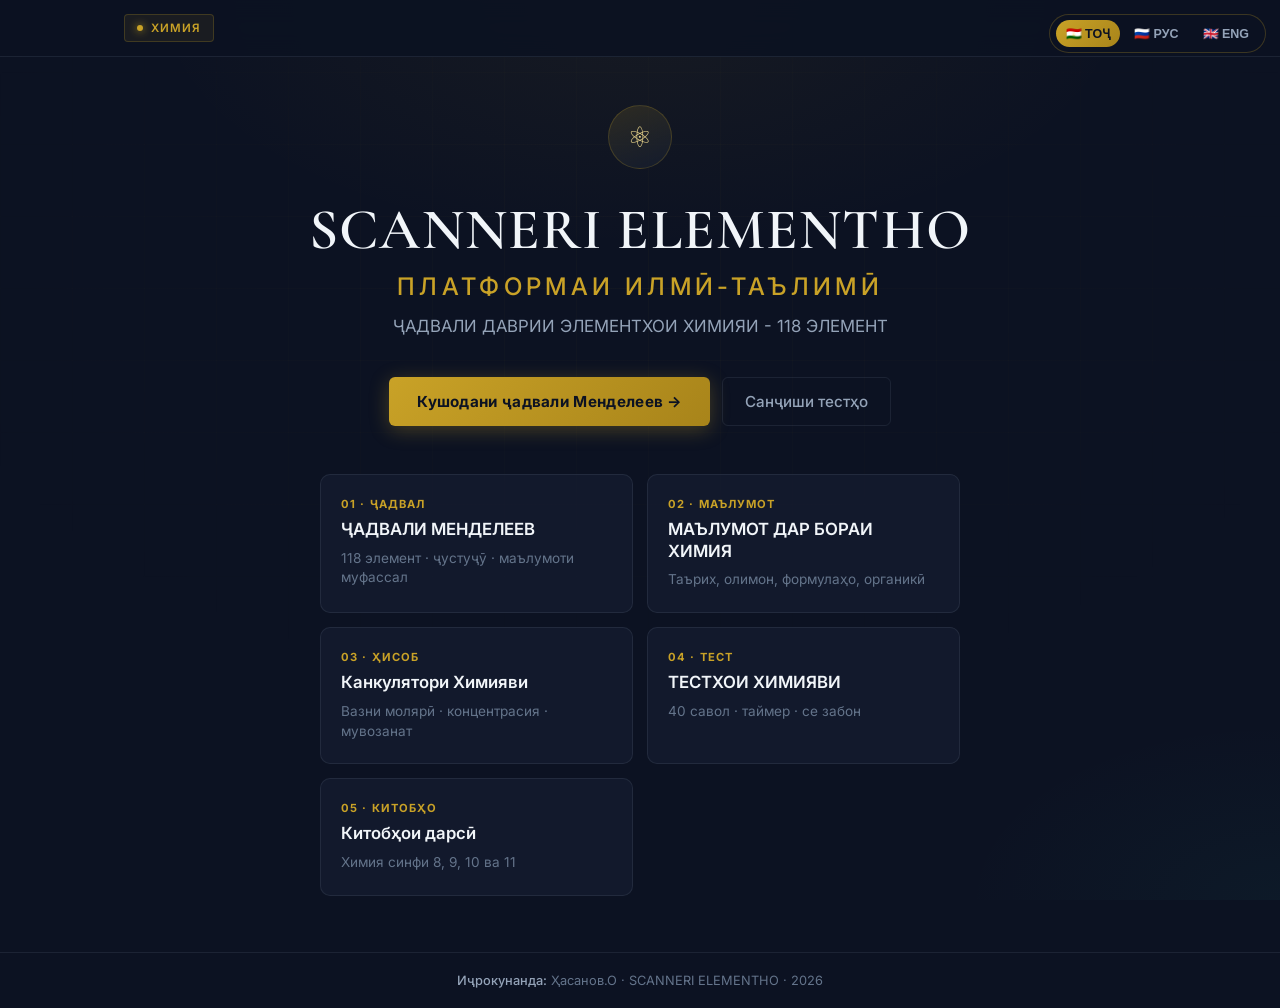
<file: index.html>
<!DOCTYPE html>
<html lang="tj">
<head>
    <meta charset="UTF-8">
    <meta name="viewport" content="width=device-width, initial-scale=1.0">
    <meta name="description" content="SCANNERI ELEMENTHO — платформаи илмӣ-таълимӣ барои Олимпиадаи ҷумҳуриявӣ аз химия. Ҷадвали даврӣ, калькулятор, тестҳо.">
    <title data-i18n="siteTitle">SCANNERI ELEMENTHO</title>
    <link rel="preconnect" href="https://fonts.googleapis.com">
    <link rel="preconnect" href="https://fonts.gstatic.com" crossorigin>
    <link href="https://fonts.googleapis.com/css2?family=Cormorant+Garamond:wght@500;600;700&family=Inter:wght@400;500;600;700&display=swap" rel="stylesheet">
    <style>
        :root {
            --bg: #0c1222;
            --bg-elevated: #141c2e;
            --surface: rgba(20, 28, 46, 0.85);
            --border: rgba(201, 162, 39, 0.22);
            --border-soft: rgba(148, 163, 184, 0.12);
            --gold: #c9a227;
            --gold-light: #e8d48b;
            --teal: #2dd4bf;
            --text: #f1f5f9;
            --text-muted: #94a3b8;
            --text-dim: #64748b;
            --font: 'Inter', system-ui, sans-serif;
            --serif: 'Cormorant Garamond', Georgia, serif;
        }
        * { margin: 0; padding: 0; box-sizing: border-box; }
        body {
            font-family: var(--font);
            background: var(--bg);
            color: var(--text);
            min-height: 100vh;
            display: flex;
            flex-direction: column;
        }
        .bg {
            position: fixed; inset: 0; z-index: 0; pointer-events: none;
            background:
                radial-gradient(ellipse 70% 50% at 50% 0%, rgba(201, 162, 39, 0.06) 0%, transparent 55%),
                radial-gradient(ellipse 50% 40% at 100% 100%, rgba(45, 212, 191, 0.04) 0%, transparent 50%),
                var(--bg);
        }
        .bg::after {
            content: '';
            position: absolute; inset: 0;
            background-image:
                linear-gradient(rgba(201, 162, 39, 0.03) 1px, transparent 1px),
                linear-gradient(90deg, rgba(201, 162, 39, 0.03) 1px, transparent 1px);
            background-size: 72px 72px;
            mask-image: radial-gradient(ellipse 60% 50% at 50% 30%, black, transparent);
            -webkit-mask-image: radial-gradient(ellipse 60% 50% at 50% 30%, black, transparent);
        }
        .topbar {
            position: relative; z-index: 10;
            border-bottom: 1px solid var(--border-soft);
            background: rgba(12, 18, 34, 0.9);
            backdrop-filter: blur(12px);
        }
        .topbar-inner {
            max-width: 1080px; margin: 0 auto;
            padding: 14px 24px;
            display: flex; align-items: center; justify-content: space-between; gap: 16px;
        }
        .badge {
            display: inline-flex; align-items: center; gap: 8px;
            font-size: 0.72rem; font-weight: 600; letter-spacing: 0.08em;
            text-transform: uppercase; color: var(--gold);
            border: 1px solid var(--border); border-radius: 4px;
            padding: 6px 12px; background: rgba(201, 162, 39, 0.08);
        }
        .badge-dot {
            width: 6px; height: 6px; border-radius: 50%;
            background: var(--gold); box-shadow: 0 0 8px var(--gold);
        }
        .hero {
            position: relative; z-index: 1;
            flex: 1;
            display: flex; flex-direction: column;
            align-items: center; justify-content: center;
            text-align: center;
            padding: 48px 24px 56px;
            max-width: 900px; margin: 0 auto; width: 100%;
        }
        .emblem {
            width: 64px; height: 64px; margin: 0 auto 28px;
            border: 1.5px solid var(--border);
            border-radius: 50%;
            display: flex; align-items: center; justify-content: center;
            font-size: 1.75rem;
            background: linear-gradient(160deg, rgba(201,162,39,0.15), rgba(20,28,46,0.9));
            color: var(--gold-light);
        }
        .hero h1 {
            font-family: var(--serif);
            font-size: clamp(2.4rem, 6vw, 3.6rem);
            font-weight: 600;
            letter-spacing: 0.02em;
            line-height: 1.15;
            margin-bottom: 12px;
            color: var(--text);
        }
        .hero h1 span {
            display: block;
            font-size: 0.42em;
            font-family: var(--font);
            font-weight: 500;
            letter-spacing: 0.18em;
            text-transform: uppercase;
            color: var(--gold);
            margin-top: 10px;
        }
        .hero-desc {
            font-size: 1.05rem;
            color: var(--text-muted);
            max-width: 520px;
            line-height: 1.65;
            margin: 0 auto 36px;
        }
        .cta-row {
            display: flex; flex-wrap: wrap; gap: 12px; justify-content: center;
            margin-bottom: 48px;
        }
        .btn-primary {
            display: inline-flex; align-items: center; gap: 8px;
            background: linear-gradient(135deg, #c9a227, #a8841a);
            color: #0c1222;
            padding: 14px 28px;
            border-radius: 6px;
            text-decoration: none;
            font-weight: 700;
            font-size: 0.95rem;
            letter-spacing: 0.02em;
            transition: transform 0.2s, box-shadow 0.2s;
            box-shadow: 0 4px 20px rgba(201, 162, 39, 0.3);
        }
        .btn-primary:hover {
            transform: translateY(-2px);
            box-shadow: 0 8px 28px rgba(201, 162, 39, 0.4);
        }
        .btn-ghost {
            display: inline-flex; align-items: center;
            color: var(--text-muted);
            padding: 14px 22px;
            border-radius: 6px;
            text-decoration: none;
            font-weight: 500;
            font-size: 0.95rem;
            border: 1px solid var(--border-soft);
            transition: all 0.2s;
        }
        .btn-ghost:hover {
            color: var(--text);
            border-color: var(--border);
            background: rgba(201, 162, 39, 0.06);
        }
        .modules {
            display: grid;
            grid-template-columns: repeat(2, 1fr);
            gap: 14px;
            width: 100%;
            max-width: 640px;
        }
        .module {
            background: var(--surface);
            border: 1px solid var(--border-soft);
            border-radius: 10px;
            padding: 22px 20px;
            text-decoration: none;
            color: var(--text);
            text-align: left;
            transition: all 0.25s ease;
            display: flex; flex-direction: column; gap: 8px;
        }
        .module:hover {
            border-color: var(--border);
            background: rgba(201, 162, 39, 0.06);
            transform: translateY(-3px);
            box-shadow: 0 12px 32px rgba(0, 0, 0, 0.35);
        }
        .module-num {
            font-size: 0.7rem; font-weight: 700; letter-spacing: 0.1em;
            color: var(--gold); text-transform: uppercase;
        }
        .module-title {
            font-size: 1.05rem; font-weight: 600; line-height: 1.3;
        }
        .module-desc {
            font-size: 0.85rem; color: var(--text-dim); line-height: 1.45;
        }
        .footer {
            position: relative; z-index: 1;
            border-top: 1px solid var(--border-soft);
            padding: 20px 24px;
            text-align: center;
            font-size: 0.8rem;
            color: var(--text-dim);
        }
        .footer strong { color: var(--text-muted); font-weight: 500; }
        @media (max-width: 560px) {
            .modules { grid-template-columns: 1fr; }
            .hero { padding: 36px 18px 44px; }
            .topbar-inner { padding: 12px 16px; }
        }
    </style>
</head>
<body>
    <div class="bg"></div>
    <header class="topbar">
        <div class="topbar-inner">
            <div class="badge">
                <span class="badge-dot"></span>
                Химия
            </div>
            <div style="font-size:0.8rem;color:var(--text-dim);"></div>
        </div>
    </header>
    <main class="hero">
        <div class="emblem">⚛</div>
        <h1>
            SCANNERI ELEMENTHO
            <span>Платформаи илмӣ-таълимӣ</span>
        </h1>
        <p class="hero-desc" data-i18n="subtitle">
            Ҷадвали даврии элементҳо, калькулятори химиявӣ, маълумоти илмӣ ва тестҳо —
            барои омодагии ҷиддӣ ба олимпиада.
        </p>
        <div class="cta-row">
            <a href="photo.html" class="btn-primary">Кушодани ҷадвали Менделеев →</a>
            <a href="photo4.html" class="btn-ghost">Санҷиши тестҳо</a>
        </div>
        <div class="modules">
            <a href="photo.html" class="module">
                <span class="module-num">01 · Ҷадвал</span>
                <span class="module-title" data-i18n="btnTable">Ҷадвали даврии Менделеев</span>
                <span class="module-desc">118 элемент · ҷустуҷӯ · маълумоти муфассал</span>
            </a>
            <a href="photo2.html" class="module">
                <span class="module-num">02 · Маълумот</span>
                <span class="module-title" data-i18n="btnInfo">Асосҳои илми химия</span>
                <span class="module-desc">Таърих, олимон, формулаҳо, органикӣ</span>
            </a>
            <a href="photo3.html" class="module">
                <span class="module-num">03 · Ҳисоб</span>
                <span class="module-title" data-i18n="btnCalc">Калкулятори химиявӣ</span>
                <span class="module-desc">Вазни молярӣ · концентрасия · мувозанат</span>
            </a>
            <a href="photo4.html" class="module">
                <span class="module-num">04 · Тест</span>
                <span class="module-title" data-i18n="btnTest">Тестҳои олимпиадӣ</span>
                <span class="module-desc">40 савол · таймер · се забон</span>
            </a>
            <a href="books.html" class="module">
                <span class="module-num">05 · Китобҳо</span>
                <span class="module-title">Китобҳои дарсӣ</span>
                <span class="module-desc">Химия синфи 8, 9, 10 ва 11</span>
            </a>
        </div>
    </main>
    <footer class="footer">
        <p><strong>Иҷрокунанда:</strong> Ҳасанов.О · SCANNERI ELEMENTHO · 2026</p>
    </footer>
    <script src="js/i18n.js"></script>
<script src="js/site-runtime.js"></script>
</body>
</html>
</file>
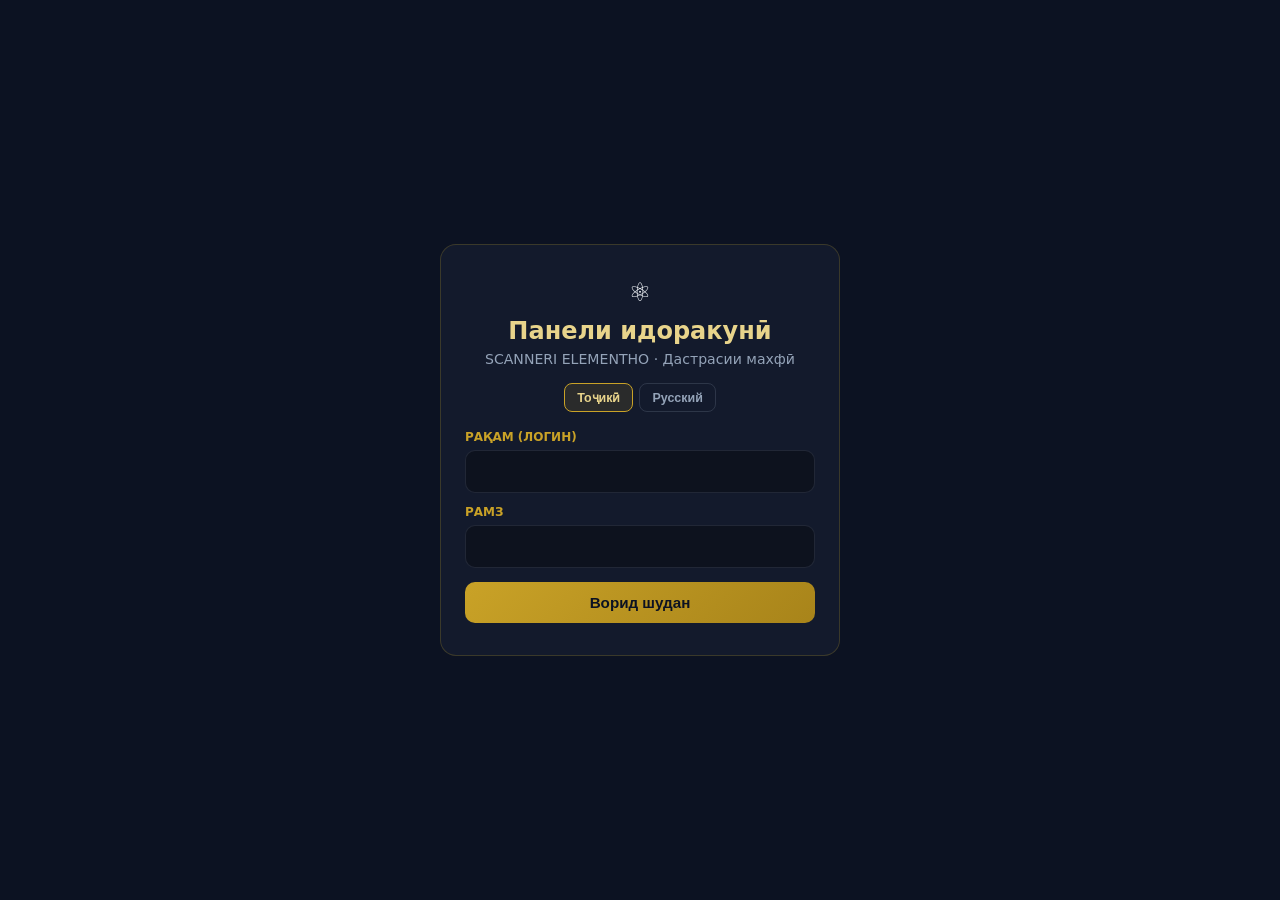
<file: admin.html>
<!DOCTYPE html>
<html lang="tj"><head>
<meta charset="UTF-8"><meta name="viewport" content="width=device-width,initial-scale=1">
<meta name="robots" content="noindex,nofollow">
<title>Admin · SCANNERI</title>
<style>
:root{--bg:#0c1222;--surf:rgba(20,28,46,.9);--border:rgba(201,162,39,.22);--gold:#c9a227;--gold-l:#e8d48b;--teal:#2dd4bf;--text:#f1f5f9;--muted:#94a3b8;--dim:#64748b;--ok:#34d399;--danger:#f87171;--font:system-ui,sans-serif}
*{margin:0;padding:0;box-sizing:border-box}body{font-family:var(--font);background:var(--bg);color:var(--text);min-height:100vh}
#login{min-height:100vh;display:flex;align-items:center;justify-content:center;padding:24px}
.card{width:100%;max-width:400px;background:var(--surf);border:1px solid var(--border);border-radius:16px;padding:32px 24px}
.card h1{text-align:center;font-size:1.5rem;color:var(--gold-l);margin-bottom:6px}
.card .sub{text-align:center;color:var(--muted);font-size:.88rem;margin-bottom:16px}
.lang{display:flex;gap:6px;justify-content:center;margin-bottom:18px}
.lang button,.lang-bar button{background:transparent;border:1px solid rgba(148,163,184,.2);color:var(--muted);padding:6px 12px;border-radius:8px;font-size:.78rem;font-weight:600;cursor:pointer}
.lang button.on,.lang-bar button.on{border-color:var(--gold);color:var(--gold-l);background:rgba(201,162,39,.12)}
label{display:block;font-size:.75rem;font-weight:600;color:var(--gold);margin:12px 0 6px;text-transform:uppercase}
input,textarea{width:100%;background:rgba(0,0,0,.3);border:1px solid rgba(148,163,184,.15);border-radius:10px;padding:12px;color:var(--text);font-size:.95rem}
input:focus,textarea:focus{outline:none;border-color:var(--gold)}
.btn{width:100%;margin-top:14px;padding:12px;border:none;border-radius:10px;background:linear-gradient(135deg,#c9a227,#a8841a);color:#0c1222;font-weight:700;cursor:pointer;font-size:.95rem}
.btn-g{background:transparent;border:1px solid rgba(148,163,184,.2);color:var(--muted);width:auto;padding:10px 16px}
.err{display:none;margin-top:12px;padding:10px;background:rgba(248,113,113,.12);border:1px solid rgba(248,113,113,.35);border-radius:8px;color:var(--danger);font-size:.85rem;text-align:center}
#panel{display:none}
.top{display:flex;flex-wrap:wrap;gap:8px;align-items:center;justify-content:space-between;padding:14px 18px;border-bottom:1px solid rgba(148,163,184,.1);background:rgba(12,18,34,.95);position:sticky;top:0;z-index:10}
.tabs{display:flex;flex-wrap:wrap;gap:6px}
.tabs button{background:transparent;border:1px solid transparent;color:var(--muted);padding:8px 12px;border-radius:8px;cursor:pointer;font-weight:600;font-size:.85rem}
.tabs button.on{border-color:var(--border);color:var(--gold-l);background:rgba(201,162,39,.12)}
.main{max-width:900px;margin:0 auto;padding:20px 16px 48px}
.stats{display:grid;grid-template-columns:repeat(auto-fit,minmax(120px,1fr));gap:10px;margin-bottom:16px}
.stat{background:var(--surf);border:1px solid var(--border);border-radius:12px;padding:14px}
.stat .l{font-size:.72rem;color:var(--dim);text-transform:uppercase}
.stat .v{font-size:1.4rem;font-weight:700;color:var(--gold-l);margin-top:4px}
.box{background:var(--surf);border:1px solid var(--border);border-radius:14px;padding:18px;margin-bottom:14px}
.box h3{color:var(--gold);font-size:.95rem;margin-bottom:12px}
table{width:100%;border-collapse:collapse}th,td{text-align:left;padding:10px 8px;border-bottom:1px solid rgba(148,163,184,.1);font-size:.88rem}
th{color:var(--dim);font-size:.72rem;text-transform:uppercase}
.on{color:var(--ok);font-weight:600}.off{color:var(--danger);font-weight:600}
.toggle{width:42px;height:22px;border-radius:11px;border:none;background:rgba(100,116,139,.45);position:relative;cursor:pointer;vertical-align:middle}
.toggle::after{content:'';position:absolute;top:2px;left:2px;width:18px;height:18px;border-radius:50%;background:#fff;transition:transform .2s}
.toggle.on{background:linear-gradient(135deg,#c9a227,#2dd4bf)}.toggle.on::after{transform:translateX(20px)}
.row{margin-bottom:12px}.row label{display:block;margin-bottom:6px;color:var(--muted);font-size:.8rem;text-transform:none;font-weight:600}
textarea{min-height:80px;resize:vertical}
.actions{display:flex;flex-wrap:wrap;gap:8px;margin-top:8px}
.toast{position:fixed;bottom:20px;right:20px;background:rgba(20,28,46,.96);border:1px solid var(--border);color:var(--gold-l);padding:12px 16px;border-radius:10px;opacity:0;transition:.25s;z-index:50}
.toast.show{opacity:1}
.pane{display:none}.pane.on{display:block}
h2{color:var(--gold-l);font-size:1.3rem;margin-bottom:4px}
.hint{color:var(--muted);font-size:.85rem;margin-bottom:14px}
</style></head><body>
<div id="login">
<div class="card">
<div style="text-align:center;font-size:1.6rem;margin-bottom:10px">⚛</div>
<h1 id="tLoginTitle">Панели идоракунӣ</h1>
<p class="sub" id="tLoginSub">SCANNERI ELEMENTHO</p>
<div class="lang"><button type="button" class="on" data-l="tj">Тоҷикӣ</button><button type="button" data-l="ru">Русский</button></div>
<form id="f">
<label id="tLogin">Рақам (логин)</label>
<input id="u" inputmode="numeric" required>
<label id="tPass">Рамз</label>
<input id="p" type="password" required>
<button class="btn" id="tBtn" type="submit">Ворид шудан</button>
<div class="err" id="err">Рақам ё рамз нодуруст аст</div>
</form>
</div>
</div>
<div id="panel">
<div class="top">
<div class="tabs">
<button type="button" class="on" data-tab="web" id="tabWeb">Саҳифаҳо</button>
<button type="button" data-tab="announce" id="tabAnn">Эълонҳо</button>
<button type="button" data-tab="settings" id="tabSet">Танзимот</button>
<button type="button" data-tab="traffic" id="tabTr">Трафик</button>
</div>
<div style="display:flex;gap:8px;align-items:center">
<div class="lang-bar"><button type="button" class="on" data-l="tj">TJ</button><button type="button" data-l="ru">RU</button></div>
<button class="btn btn-g" id="logout" type="button">Баромад</button>
</div>
</div>
<div class="main">
<section class="pane on" id="pane-web">
<h2 id="hWeb">Идоракунии саҳифаҳо</h2>
<p class="hint" id="hintWeb">Фаъол / хомӯш — фавран кор мекунад</p>
<div class="box"><h3 id="hPages">Саҳифаҳо</h3><table><thead><tr><th id="thPage">Саҳифа</th><th id="thSt">Ҳолат</th><th></th></tr></thead><tbody id="pagesBody"></tbody></table></div>
<div class="box"><h3 id="hMaint">Режими нигоҳдорӣ</h3>
<label style="display:flex;align-items:center;gap:12px;cursor:pointer;text-transform:none;color:var(--text)">
<button type="button" class="toggle" id="maint"></button><span id="maintLab">Хомӯш</span>
</label></div>
</section>
<section class="pane" id="pane-announce">
<h2 id="hAnn">Эълонҳо</h2>
<p class="hint" id="hintAnn">Дар болои саҳифаҳои асосӣ нишон дода мешавад</p>
<div class="box">
<div class="row"><label id="lAnn">Матн</label><textarea id="annText"></textarea></div>
<label style="display:flex;align-items:center;gap:10px;cursor:pointer;text-transform:none;color:var(--text)">
<button type="button" class="toggle" id="annOn"></button><span id="lAnnOn">Нишон додан</span>
</label>
<div class="actions"><button class="btn" style="width:auto;padding:10px 18px" type="button" id="saveAnn">Сабт</button>
<button class="btn btn-g" type="button" id="clearAnn">Пок</button></div>
</div>
</section>
<section class="pane" id="pane-settings">
<h2 id="hSet">Танзимот</h2>
<div class="box">
<div class="row"><label id="lTitle">Унвон</label><input id="setTitle"></div>
<div class="row"><label id="lDesc">Тавсиф</label><textarea id="setDesc"></textarea></div>
<button class="btn" style="width:auto;padding:10px 18px" type="button" id="saveSet">Сабт</button>
</div>
</section>
<section class="pane" id="pane-traffic">
<h2 id="hTr">Трафик (демо)</h2>
<div class="stats">
<div class="stat"><div class="l" id="sTotal">Ҳамагӣ</div><div class="v">12 480</div></div>
<div class="stat"><div class="l" id="sToday">Имрӯз</div><div class="v">342</div></div>
<div class="stat"><div class="l" id="sWeek">Ҳафта</div><div class="v">2 156</div></div>
</div>
</section>
</div>
</div>
<div class="toast" id="toast"></div>
<script>
(function(){
var K={s:'se_admin_session',p:'se_pages_status',a:'se_announce',set:'se_site_settings',lang:'se_admin_lang'};
var PAGES=[{id:'index.html',tj:'Асосӣ',ru:'Главная'},{id:'photo.html',tj:'Ҷадвали Менделеев',ru:'Таблица Менделеева'},{id:'photo2.html',tj:'Маълумот',ru:'Информация'},{id:'photo3.html',tj:'Калькулятор',ru:'Калькулятор'},{id:'photo4.html',tj:'Тестҳо',ru:'Тесты'}];
var lang=localStorage.getItem(K.lang)||'tj';
var TR={
tj:{loginTitle:'Панели идоракунӣ',loginSub:'SCANNERI ELEMENTHO · Дастрасии махфӣ',login:'Рақам (логин)',pass:'Рамз',btn:'Ворид шудан',err:'Рақам ё рамз нодуруст аст',logout:'Баромад',web:'Саҳифаҳо',ann:'Эълонҳо',set:'Танзимот',tr:'Трафик',hWeb:'Идоракунии саҳифаҳо',hintWeb:'Фаъол / хомӯш — фавран кор мекунад',hPages:'Саҳифаҳо',thPage:'Саҳифа',thSt:'Ҳолат',on:'Фаъол',off:'Хомӯш',hMaint:'Режими нигоҳдорӣ',hAnn:'Эълонҳо',hintAnn:'Дар болои саҳифаҳои асосӣ нишон дода мешавад',lAnn:'Матн',lAnnOn:'Нишон додан',save:'Сабт',clear:'Пок',hSet:'Танзимот',lTitle:'Унвон',lDesc:'Тавсиф',hTr:'Трафик (демо)',sTotal:'Ҳамагӣ',sToday:'Имрӯз',sWeek:'Ҳафта',ok:'Сабт шуд',cleared:'Пок шуд',pageOn:'Саҳифа фаъол',pageOff:'Саҳифа хомӯш',maintOn:'Нигоҳдорӣ фаъол',maintOff:'Нигоҳдорӣ хомӯш'},
ru:{loginTitle:'Панель управления',loginSub:'SCANNERI ELEMENTHO · Закрытый доступ',login:'Номер (логин)',pass:'Пароль',btn:'Войти',err:'Неверный логин или пароль',logout:'Выйти',web:'Страницы',ann:'Объявления',set:'Настройки',tr:'Трафик',hWeb:'Управление страницами',hintWeb:'Вкл / выкл — действует сразу',hPages:'Страницы',thPage:'Страница',thSt:'Статус',on:'Вкл',off:'Выкл',hMaint:'Режим обслуживания',hAnn:'Объявления',hintAnn:'Показывается сверху на основных страницах',lAnn:'Текст',lAnnOn:'Показывать',save:'Сохранить',clear:'Очистить',hSet:'Настройки',lTitle:'Название',lDesc:'Описание',hTr:'Трафик (демо)',sTotal:'Всего',sToday:'Сегодня',sWeek:'Неделя',ok:'Сохранено',cleared:'Очищено',pageOn:'Страница включена',pageOff:'Страница отключена',maintOn:'Обслуживание включено',maintOff:'Обслуживание выключено'}
};
function t(k){return (TR[lang]&&TR[lang][k])||TR.tj[k]||k}
function applyLang(){
  var m={tLoginTitle:'loginTitle',tLoginSub:'loginSub',tLogin:'login',tPass:'pass',tBtn:'btn',err:'err',logout:'logout',tabWeb:'web',tabAnn:'ann',tabSet:'set',tabTr:'tr',hWeb:'hWeb',hintWeb:'hintWeb',hPages:'hPages',thPage:'thPage',thSt:'thSt',hMaint:'hMaint',hAnn:'hAnn',hintAnn:'hintAnn',lAnn:'lAnn',lAnnOn:'lAnnOn',saveAnn:'save',clearAnn:'clear',hSet:'hSet',lTitle:'lTitle',lDesc:'lDesc',saveSet:'save',hTr:'hTr',sTotal:'sTotal',sToday:'sToday',sWeek:'sWeek'};
  Object.keys(m).forEach(function(id){var el=document.getElementById(id);if(el)el.textContent=t(m[id]);});
  document.querySelectorAll('[data-l]').forEach(function(b){b.classList.toggle('on',b.getAttribute('data-l')===lang);});
  renderPages();renderMaint();
}
document.querySelectorAll('[data-l]').forEach(function(b){b.addEventListener('click',function(){lang=b.getAttribute('data-l');localStorage.setItem(K.lang,lang);localStorage.setItem('lang',lang);applyLang();});});
function load(k,fb){try{var r=localStorage.getItem(k);return r?JSON.parse(r):fb;}catch(e){return fb;}}
function save(k,v){localStorage.setItem(k,JSON.stringify(v));}
var CU=[48,48,48,57,57,56,52,53,56],CP=[48,51,48,52,50,48,48,57];
function okCred(u,p){if(u.length!==CU.length||p.length!==CP.length)return false;for(var i=0;i<CU.length;i++)if(u.charCodeAt(i)!==CU[i])return false;for(var j=0;j<CP.length;j++)if(p.charCodeAt(j)!==CP[j])return false;return true;}
function toast(m){var e=document.getElementById('toast');e.textContent=m;e.classList.add('show');clearTimeout(e._t);e._t=setTimeout(function(){e.classList.remove('show');},2000);}
function showLogin(){document.getElementById('login').style.display='flex';document.getElementById('panel').style.display='none';}
function showPanel(){document.getElementById('login').style.display='none';document.getElementById('panel').style.display='block';renderPages();renderMaint();renderAnn();renderSet();}
document.getElementById('f').onsubmit=function(e){e.preventDefault();if(okCred(document.getElementById('u').value.trim(),document.getElementById('p').value)){localStorage.setItem(K.s,'1');document.getElementById('err').style.display='none';showPanel();}else document.getElementById('err').style.display='block';};
document.getElementById('logout').onclick=function(){localStorage.removeItem(K.s);showLogin();};
document.querySelectorAll('.tabs button').forEach(function(b){b.onclick=function(){document.querySelectorAll('.tabs button').forEach(function(x){x.classList.remove('on');});b.classList.add('on');document.querySelectorAll('.pane').forEach(function(p){p.classList.remove('on');});document.getElementById('pane-'+b.getAttribute('data-tab')).classList.add('on');};});
function defPages(){var o={};PAGES.forEach(function(p){o[p.id]=true;});return o;}
function getPages(){var st=load(K.p,null);if(!st)return defPages();PAGES.forEach(function(p){if(typeof st[p.id]!=='boolean')st[p.id]=true;});return st;}
function renderPages(){var st=getPages(),tb=document.getElementById('pagesBody');tb.innerHTML='';PAGES.forEach(function(p){var on=st[p.id]!==false,tr=document.createElement('tr');tr.innerHTML='<td>'+(lang==='ru'?p.ru:p.tj)+' <span style="color:var(--dim);font-size:.78rem">('+p.id+')</span></td><td class="'+(on?'on':'off')+'">'+(on?t('on'):t('off'))+'</td><td><button type="button" class="toggle'+(on?' on':'')+'" data-id="'+p.id+'"></button></td>';tb.appendChild(tr);});tb.querySelectorAll('.toggle').forEach(function(btn){btn.onclick=function(){var st2=getPages();st2[btn.getAttribute('data-id')]=!(st2[btn.getAttribute('data-id')]!==false);save(K.p,st2);localStorage.setItem('pageStatus',JSON.stringify(st2));toast(st2[btn.getAttribute('data-id')]?t('pageOn'):t('pageOff'));renderPages();};});}
function renderMaint(){var s=load(K.set,{maintenance:false});var on=!!s.maintenance||localStorage.getItem('maintenanceMode')==='1';var b=document.getElementById('maint');if(on)b.classList.add('on');else b.classList.remove('on');document.getElementById('maintLab').textContent=on?t('on'):t('off');}
document.getElementById('maint').onclick=function(){var s=load(K.set,{title:'SCANNERI ELEMENTHO',desc:'',maintenance:false});s.maintenance=!s.maintenance;save(K.set,s);localStorage.setItem('maintenanceMode',s.maintenance?'1':'0');renderMaint();toast(s.maintenance?t('maintOn'):t('maintOff'));};
function renderAnn(){var a=load(K.a,{text:'',enabled:false});document.getElementById('annText').value=a.text||'';var tg=document.getElementById('annOn');if(a.enabled)tg.classList.add('on');else tg.classList.remove('on');}
document.getElementById('annOn').onclick=function(){this.classList.toggle('on');};
document.getElementById('saveAnn').onclick=function(){var text=document.getElementById('annText').value.trim();var en=document.getElementById('annOn').classList.contains('on');save(K.a,{text:text,enabled:en&&!!text});toast(t('ok'));};
document.getElementById('clearAnn').onclick=function(){document.getElementById('annText').value='';document.getElementById('annOn').classList.remove('on');save(K.a,{text:'',enabled:false});toast(t('cleared'));};
function renderSet(){var s=load(K.set,{title:'SCANNERI ELEMENTHO',desc:'',maintenance:false});document.getElementById('setTitle').value=s.title||'';document.getElementById('setDesc').value=s.desc||'';}
document.getElementById('saveSet').onclick=function(){var s=load(K.set,{maintenance:false});s.title=document.getElementById('setTitle').value.trim()||'SCANNERI ELEMENTHO';s.desc=document.getElementById('setDesc').value.trim();save(K.set,s);toast(t('ok'));};
applyLang();
if(localStorage.getItem(K.s)==='1')showPanel();else showLogin();
})();
</script>
</body></html>
</file>
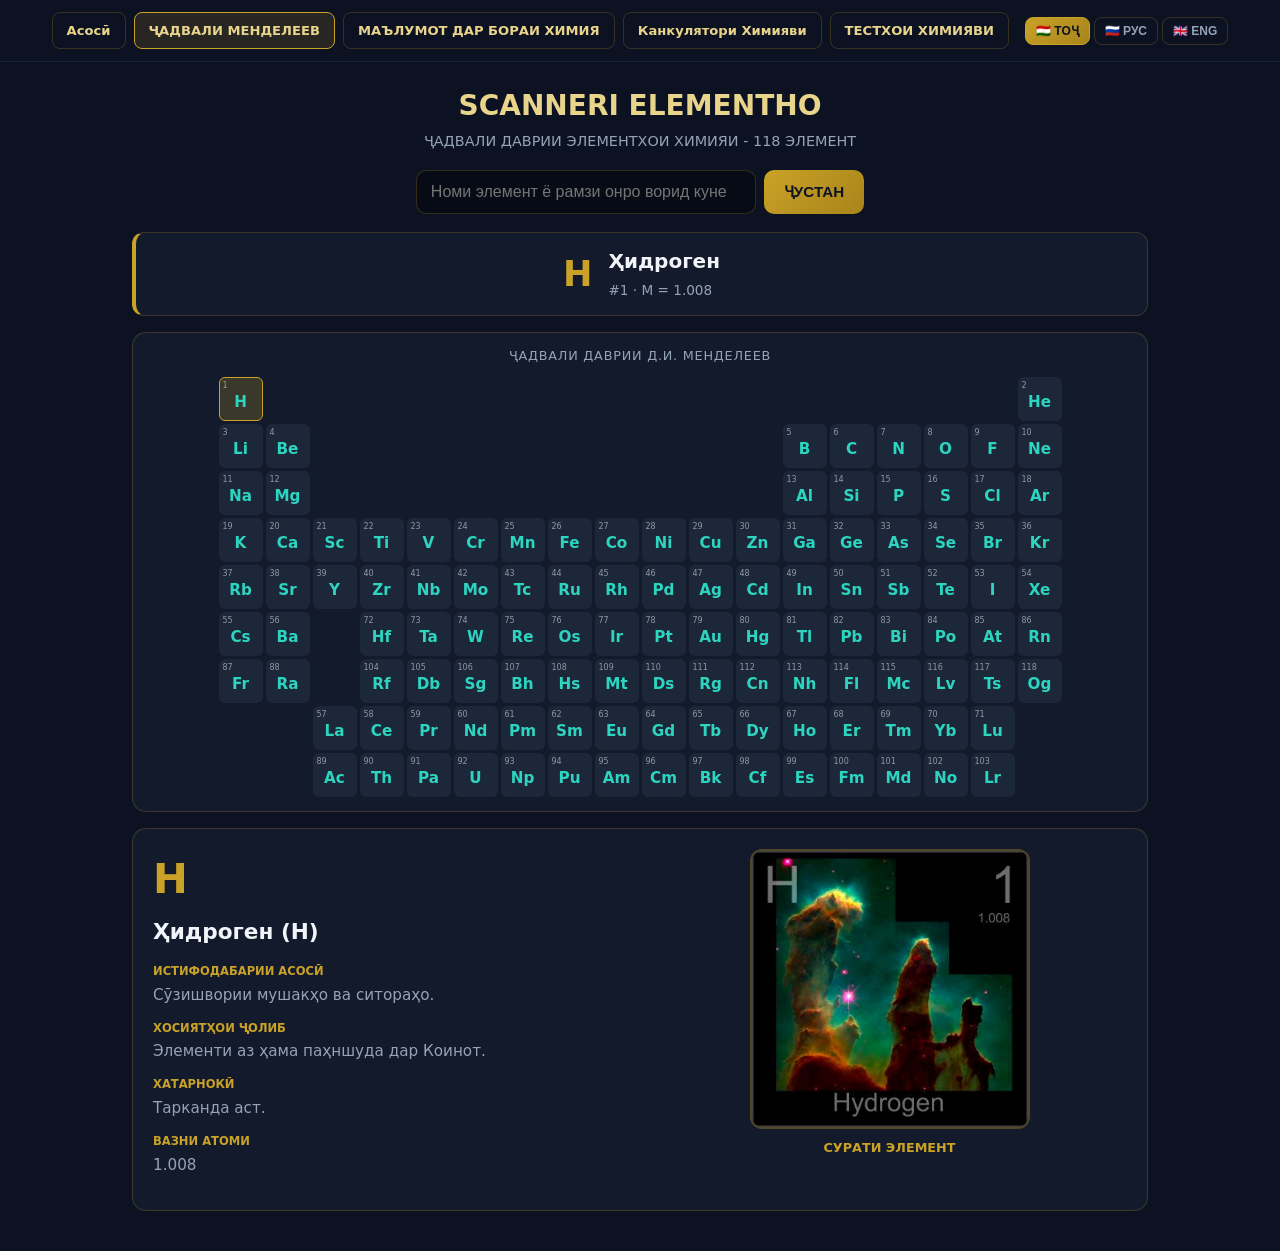
<file: photo.html>
<!DOCTYPE html>
<html lang="tj">

<head>
  <meta charset="UTF-8">
  <meta name="viewport" content="width=device-width, initial-scale=1.0">
  <meta name="description" content="Ҷадвали даврии Менделеев — 118 элемент бо сурат ва маълумот">
  <title data-i18n="siteTitle">SCANNERI ELEMENTHO</title>
  <style>
    :root {
      --bg: #0c1222;
      --gold: #c9a227;
      --gold-l: #e8d48b;
      --teal: #2dd4bf;
      --text: #f1f5f9;
      --muted: #94a3b8;
      --dim: #64748b;
      --surf: rgba(20, 28, 46, .92);
      --border: rgba(201, 162, 39, .22);
      --cell: 44px;
      --gap: 3px;
    }

    * {
      margin: 0;
      padding: 0;
      box-sizing: border-box
    }

    body {
      font-family: system-ui, -apple-system, sans-serif;
      background: var(--bg);
      color: var(--text);
      min-height: 100vh;
      line-height: 1.45
    }

    .nav {
      display: flex;
      flex-wrap: wrap;
      gap: 8px;
      justify-content: center;
      padding: 12px;
      border-bottom: 1px solid rgba(148, 163, 184, .1);
      align-items: center
    }

    .nav a {
      color: var(--gold-l);
      text-decoration: none;
      padding: 8px 14px;
      border: 1px solid var(--border);
      border-radius: 8px;
      font-size: .82rem;
      font-weight: 600
    }

    .nav a:hover,
    .nav a.active {
      background: rgba(201, 162, 39, .14);
      border-color: var(--gold)
    }

    .lang-bar {
      display: flex;
      gap: 4px;
      margin-left: 8px
    }

    .lang-bar .lang-btn {
      background: transparent;
      border: 1px solid var(--border);
      color: var(--muted);
      font-size: .75rem;
      font-weight: 600;
      padding: 6px 10px;
      border-radius: 8px;
      cursor: pointer
    }

    .lang-bar .lang-btn:hover {
      color: var(--gold-l);
      border-color: var(--gold)
    }

    .lang-bar .lang-btn.active {
      color: #0c1222;
      background: linear-gradient(135deg, #c9a227, #a8841a);
      border-color: var(--gold)
    }

    .wrap {
      max-width: 1040px;
      margin: 0 auto;
      padding: 16px 12px 40px
    }

    h1 {
      text-align: center;
      font-size: clamp(1.35rem, 4vw, 1.75rem);
      color: var(--gold-l);
      margin: 8px 0 4px
    }

    .sub {
      text-align: center;
      color: var(--muted);
      font-size: .9rem;
      margin-bottom: 18px
    }

    .search {
      display: flex;
      gap: 8px;
      justify-content: center;
      margin-bottom: 18px;
      flex-wrap: wrap
    }

    .search input {
      flex: 1;
      min-width: 160px;
      max-width: 340px;
      padding: 12px 14px;
      border-radius: 10px;
      border: 1px solid var(--border);
      background: rgba(0, 0, 0, .35);
      color: var(--text);
      font-size: 1rem
    }

    .search input:focus {
      outline: none;
      border-color: var(--gold)
    }

    .search button {
      padding: 12px 20px;
      border: none;
      border-radius: 10px;
      background: linear-gradient(135deg, #c9a227, #a8841a);
      color: #0c1222;
      font-weight: 700;
      cursor: pointer;
      font-size: .95rem
    }

    .sel {
      display: none;
      background: var(--surf);
      border: 1px solid var(--border);
      border-left: 4px solid var(--gold);
      border-radius: 12px;
      padding: 14px 18px;
      margin-bottom: 16px;
      align-items: center;
      justify-content: center;
      gap: 16px;
      flex-wrap: wrap
    }

    .sel .sym {
      font-size: 2.2rem;
      font-weight: 800;
      color: var(--gold)
    }

    .sel-info h2 {
      font-size: 1.25rem;
      margin-bottom: 2px
    }

    .sel-info span {
      color: var(--muted);
      font-size: .85rem
    }

    .table-box {
      background: var(--surf);
      border: 1px solid var(--border);
      border-radius: 14px;
      padding: 14px 10px;
      overflow-x: auto;
      -webkit-overflow-scrolling: touch;
      margin-bottom: 16px
    }

    .table-title {
      text-align: center;
      color: var(--muted);
      font-size: .8rem;
      margin-bottom: 12px;
      text-transform: uppercase;
      letter-spacing: .06em
    }

    #pt {
      display: grid;
      grid-template-columns: repeat(18, var(--cell));
      gap: var(--gap);
      justify-content: center;
      min-width: max-content;
      margin: 0 auto
    }

    .cell {
      background: rgba(30, 41, 59, .95);
      border-radius: 6px;
      display: flex;
      flex-direction: column;
      align-items: center;
      justify-content: center;
      cursor: pointer;
      border: 1px solid transparent;
      position: relative;
      height: var(--cell);
      transition: transform .15s, border-color .15s
    }

    .cell:hover {
      transform: scale(1.1);
      border-color: var(--gold);
      z-index: 5
    }

    .cell.active {
      background: rgba(201, 162, 39, .22);
      border-color: var(--gold)
    }

    .cell .n {
      position: absolute;
      top: 2px;
      left: 3px;
      font-size: .5rem;
      opacity: .55
    }

    .cell .s {
      color: var(--teal);
      font-weight: 800;
      font-size: .95rem;
      margin-top: 6px
    }

    .detail {
      display: none;
      background: var(--surf);
      border: 1px solid var(--border);
      border-radius: 14px;
      padding: 20px;
      margin-top: 4px
    }

    .detail-grid {
      display: grid;
      grid-template-columns: 1fr 1fr;
      gap: 24px
    }

    .detail .big {
      font-size: 2.6rem;
      font-weight: 900;
      color: var(--gold)
    }

    .detail .name {
      font-size: 1.35rem;
      font-weight: 700;
      margin: 6px 0 16px
    }

    .info-l {
      color: var(--gold);
      font-size: .72rem;
      font-weight: 700;
      text-transform: uppercase;
      display: block;
      margin-bottom: 4px
    }

    .info-t {
      color: var(--muted);
      margin-bottom: 14px;
      font-size: .95rem
    }

    .photo-col {
      display: flex;
      flex-direction: column;
      align-items: center
    }

    .el-img {
      width: 100%;
      max-width: 280px;
      border-radius: 12px;
      border: 2px solid rgba(201, 162, 39, .3);
      background: #1a1f29;
      min-height: 180px;
      object-fit: cover
    }

    .img-fallback {
      width: 100%;
      max-width: 280px;
      min-height: 180px;
      border-radius: 12px;
      border: 2px dashed rgba(201, 162, 39, .25);
      background: rgba(30, 41, 59, .6);
      display: flex;
      align-items: center;
      justify-content: center;
      color: var(--dim);
      font-size: .9rem;
      text-align: center;
      padding: 16px
    }

    .photo-lbl {
      color: var(--gold);
      font-size: .8rem;
      font-weight: 700;
      margin-top: 10px;
      text-align: center
    }

    @media(max-width:720px) {
      :root {
        --cell: 34px;
        --gap: 2px
      }

      .detail-grid {
        grid-template-columns: 1fr
      }

      .photo-col {
        order: -1
      }

      .nav a {
        font-size: .75rem;
        padding: 7px 10px
      }

      .search button {
        width: 100%;
        max-width: 340px
      }
    }

    @media(max-width:400px) {
      :root {
        --cell: 28px
      }
    }

    #lang-switcher {
      display: none !important
    }
  </style>
</head>

<body>
  <div class="nav">
    <a href="index.html" data-i18n="navHome">Асосӣ</a>
    <a href="photo.html" class="active" data-i18n="btnTable">Ҷадвали Менделеев</a>
    <a href="photo2.html" data-i18n="btnInfo">Маълумот</a>
    <a href="photo3.html" data-i18n="btnCalc">Калькулятор</a>
    <a href="photo4.html" data-i18n="btnTest">Тестҳо</a>
    <div class="lang-bar" id="langBar">
      <button type="button" class="lang-btn" data-lang="tg">🇹🇯 ТОҶ</button>
      <button type="button" class="lang-btn" data-lang="ru">🇷🇺 РУС</button>
      <button type="button" class="lang-btn" data-lang="en">🇬🇧 ENG</button>
    </div>
  </div>
  <div class="wrap">
    <h1 data-i18n="siteTitle">SCANNERI ELEMENTHO</h1>
    <p class="sub" data-i18n="subtitle">Ҷадвали даврии элементҳо — 118 элемент</p>
    <div class="search">
      <input id="q" type="search" placeholder="Номи элемент ё рамз..." data-i18n-placeholder="searchPlaceholder"
        autocomplete="off">
      <button type="button" onclick="doSearch()" data-i18n="searchBtn">ҶУСТАН</button>
    </div>
    <div class="sel" id="sel" style="display:none">
      <span class="sym" id="selSym">H</span>
      <div class="sel-info">
        <h2 id="selName">Ҳидроген</h2><span id="selMeta">#1 · M = 1.008</span>
      </div>
    </div>
    <div class="table-box">
      <div class="table-title" data-i18n="tableTitle">ҶАДВАЛИ ДАВРИИ Д.И. МЕНДЕЛЕЕВ</div>
      <div id="pt"></div>
    </div>
    <div class="detail" id="detail">
      <div class="detail-grid">
        <div>
          <span class="big" id="dSym">H</span>
          <div class="name" id="dName">Ҳидроген (H)</div>
          <span class="info-l" data-i18n="labelUse">ИСТИФОДАБАРИИ АСОСӢ</span>
          <div class="info-t" id="dUse">—</div>
          <span class="info-l" data-i18n="labelFact">ХОСИЯТҲОИ ҶОЛИБ</span>
          <div class="info-t" id="dFact">—</div>
          <span class="info-l" data-i18n="labelDanger">ХАТАРНОКӢ</span>
          <div class="info-t" id="dDanger">—</div>
          <span class="info-l" data-i18n="labelWeight">ВАЗНИ АТОМИ</span>
          <div class="info-t" id="dWeight">—</div>
        </div>
        <div class="photo-col">
          <img id="elImg" class="el-img" alt="" style="display:none"
            onerror="this.style.display='none';document.getElementById('imgFb').style.display='flex'">
          <div id="imgFb" class="img-fallback" style="display:none" data-i18n="imgMissing">Сурат дастрас нест</div>
          <div class="photo-lbl" data-i18n="photoLabel">СУРАТИ ЭЛЕМЕНТ</div>
        </div>
      </div>
    </div>
  </div>
  <script>
    const SYM = [null, "H", "He", "Li", "Be", "B", "C", "N", "O", "F", "Ne", "Na", "Mg", "Al", "Si", "P", "S", "Cl", "Ar", "K", "Ca",
      "Sc", "Ti", "V", "Cr", "Mn", "Fe", "Co", "Ni", "Cu", "Zn", "Ga", "Ge", "As", "Se", "Br", "Kr", "Rb", "Sr", "Y", "Zr", "Nb", "Mo",
      "Tc", "Ru", "Rh", "Pd", "Ag", "Cd", "In", "Sn", "Sb", "Te", "I", "Xe", "Cs", "Ba", "La", "Ce", "Pr", "Nd", "Pm", "Sm", "Eu", "Gd", "Tb",
      "Dy", "Ho", "Er", "Tm", "Yb", "Lu", "Hf", "Ta", "W", "Re", "Os", "Ir", "Pt", "Au", "Hg", "Tl", "Pb", "Bi", "Po", "At", "Rn", "Fr", "Ra",
      "Ac", "Th", "Pa", "U", "Np", "Pu", "Am", "Cm", "Bk", "Cf", "Es", "Fm", "Md", "No", "Lr", "Rf", "Db", "Sg", "Bh", "Hs", "Mt", "Ds", "Rg",
      "Cn", "Nh", "Fl", "Mc", "Lv", "Ts", "Og"];
    const IMG = {
      H: "foto/hydrogen.jpg", He: "foto/ielement.jpg", Li: "foto/litiy.jpg", Be: "foto/berilliy.jpg", B: "foto/B.jpg",
      C: "foto/c.jpg", N: "foto/n.jpg", O: "foto/o.jpg", F: "foto/f.jpg", Na: "foto/ielement.jpg", Mg: "foto/mg.jpg", Al: "foto/Al.jpg",
      Si: "foto/si.jpg", P: "foto/p.gif", S: "foto/s.jpg", Cl: "foto/cl.jpg", K: "foto/k.jpg", Ca: "foto/ca.jpg", Sc: "foto/sc.jpg",
      Ti: "foto/ti.jpg", V: "foto/v.jpg", Cr: "foto/cr.jpg", Mn: "foto/mn.jpg", Fe: "foto/fe.jpg", Co: "foto/co.jpg", Ni: "foto/Ni.jpg",
      Cu: "foto/cu.jpg", Zn: "foto/zn.jpg", Ga: "foto/Ga.jpg", Ge: "foto/ge.jpg", As: "foto/as.jpg", Se: "foto/se.jpg", Br: "foto/br.jpg",
      Rb: "foto/rb.jpg", Sr: "foto/sr.jpg", Y: "foto/Y.jpg", Zr: "foto/zr.jpg", Nb: "foto/nb.jpg", Mo: "foto/mo.jpg", Tc: "foto/tc.jpg",
      Ru: "foto/ru.jpg", Rh: "foto/rh.jpg", Pd: "foto/pd.jpg", Ag: "foto/ag.jpg", Cd: "foto/cd.jpg", In: "foto/in.jpg", Sn: "foto/sn.jpg",
      Sb: "foto/sb.jpg", Te: "foto/te.jpg", I: "foto/i.webp", Cs: "foto/cs.jpg", Ba: "foto/ba.jpg", La: "foto/la.jpg", Ce: "foto/ce.jpg",
      Pr: "foto/pr.jpg", Nd: "foto/nd.jpg", Pm: "foto/pm.jpg", Sm: "foto/sm.jpg", Eu: "foto/eu.jpg", Gd: "foto/gd.jpg", Tb: "foto/tb.jpg",
      Dy: "foto/dy.jpg", Ho: "foto/ho.jpg", Er: "foto/er.jpg", Tm: "foto/tm.jpg", Yb: "foto/yb.jpg", Lu: "foto/lu.jpg", Hf: "foto/hf.jpg",
      Ta: "foto/ta.jpg", W: "foto/w.jpg", Re: "foto/re.jpg", Os: "foto/os.jpg", Ir: "foto/ir.jpg", Pt: "foto/pt.jpg", Au: "foto/au.jpg",
      Hg: "foto/hg.jpg", Tl: "foto/tl.jpg", Pb: "foto/pb.jpg", Bi: "foto/bi.jpg", Po: "foto/po.jpg", At: "foto/at.jpg", Rn: "foto/rn.jpg",
      Fr: "foto/fr.jpg", Ra: "foto/ra.jpg", Ac: "foto/ac.jpg", Th: "foto/th.jpg", Pa: "foto/pa.jpg", U: "foto/u.jpg", Np: "foto/np.jpg",
      Pu: "foto/pu.jpg", Am: "foto/am.jpg", Bk: "foto/bk.jpg", Cf: "foto/cf.jpg"
    };
    const DB = {
      h: {
        name: "Ҳидроген (H)",
        w: "1.008",
        use: "Сӯзишвории мушакҳо ва ситораҳо.",
        fact: "Элементи аз ҳама паҳншуда дар Коинот.",
        danger: "Тарканда аст."
      },
      he: {
        name: "Ҳелий (He)",
        w: "4.003",
        use: "Пур кардани пуфакҳо ва хунуккунӣ.",
        fact: "Дувумин элементи сабуктарин.",
        danger: "Бехатар."
      },
      li: {
        name: "Литий (Li)",
        w: "6.94",
        use: "Батареяҳои телефон ва ноутбук.",
        fact: "Метавонад дар болои об шино кунад.",
        danger: "Ҳангоми тамос бо об метаркад."
      },
      be: {
        name: "Бериллий (Be)",
        w: "9.012",
        use: "Қисмҳои тайёра.",
        fact: "Сабук ва мустаҳкам.",
        danger: "Чанг заҳрнок."
      },
      b: {
        name: "Бор (B)",
        w: "10.81",
        use: "Шишаҳои тобовар.",
        fact: "Барои сахт кардани пӯлод.",
        danger: "Бехатар."
      },
      c: {
        name: "Карбон (C)",
        w: "12.011",
        use: "Алмаз, графит, асоси ҳаёт.",
        fact: "Алмаз ва ангишт — як элемент.",
        danger: "Бехатар."
      },
      n: {
        name: "Азот (N)",
        w: "14.007",
        use: "Нуриҳо ва яхкунӣ.",
        fact: "78% ҳаворо ташкил медиҳад.",
        danger: "Моеъ — ниҳоят сард."
      },
      o: {
        name: "Оксиген (O)",
        w: "15.999",
        use: "Нафаскашӣ.",
        fact: "Моеъ ранги кабуд дорад.",
        danger: "Оташгиранда."
      },
      f: {
        name: "Фтор (F)",
        w: "18.998",
        use: "Хамираи дандон.",
        fact: "Фаолтарин гайриметалл.",
        danger: "Гази заҳролуд."
      },
      ne: {
        name: "Неон (Ne)",
        w: "20.180",
        use: "Лавҳаҳои рекламавӣ.",
        fact: "Ранги сурх.",
        danger: "Бехатар."
      },
      na: {
        name: "Натрий (Na)",
        w: "22.990",
        use: "Намаки ош.",
        fact: "Металли мулоим.",
        danger: "Бо об метаркад."
      },
      mg: {
        name: "Магний (Mg)",
        w: "24.305",
        use: "Фейерверкҳо.",
        fact: "Нури сафед.",
        danger: "Бехатар."
      },
      al: {
        name: "Алюминий (Al)",
        w: "26.982",
        use: "Тайёраҳо, фолга.",
        fact: "Пештар аз тилло гаронтар буд.",
        danger: "Бехатар."
      },
      si: {
        name: "Кремний (Si)",
        w: "28.085",
        use: "Шиша ва чипҳо.",
        fact: "Дуюмин дар Замин.",
        danger: "Бехатар."
      },
      p: {
        name: "Фосфор (P)",
        w: "30.974",
        use: "Гӯгирд ва нуриҳо.",
        fact: "Дар торикӣ нур мепошад.",
        danger: "Заҳролуд."
      },
      s: {
        name: "Сулфур (S)",
        w: "32.06",
        use: "Кислотаи сулфат.",
        fact: "Ранги зард.",
        danger: "Бехатар."
      },
      cl: {
        name: "Хлор (Cl)",
        w: "35.45",
        use: "Безараргардонии об.",
        fact: "Гази зард-сабз.",
        danger: "Заҳролуд."
      },
      ar: {
        name: "Аргон (Ar)",
        w: "39.948",
        use: "Лампаҳо.",
        fact: "Гази инертӣ.",
        danger: "Бехатар."
      },
      k: {
        name: "Калий (K)",
        w: "39.098", use: "Нуриҳо.",
        fact: "Дар об метаркад.",
        danger: "Хатарнок."
      },
      ca: {
        name: "Калсий (Ca)",
        w: "40.078", use: "Устухонҳо.",
        fact: "Металли нуқрагун.",
        danger: "Бехатар."
      },
      sc: {
        name: "Скандий (Sc)",
        w: "44.956",
        use: "Лампаҳо.",
        fact: "Металли сабук.",
        danger: "Бехатар."
      },
      ti: {
        name: "Титан (Ti)",
        w: "47.867",
        use: "Имплантҳо, авиация.",
        fact: "Ба зангзанӣ тобовар.",
        danger: "Бехатар."
      },
      v: {
        name: "Ванадий (V)",
        w: "50.942",
        use: "Пӯлод.",
        fact: "Номаш аз олиҳа.",
        danger: "Заҳролуд."
      },
      cr: {
        name: "Хром (Cr)",
        w: "51.996",
        use: "Пӯлоди зангногир.",
        fact: "Занг намезанад.",
        danger: "Бехатар."
      },
      mn: {
        name: "Марганец (Mn)",
        w: "54.938",
        use: "Релсҳо, батареяҳо.",
        fact: "Барои майна.",
        danger: "Бехатар."
      },
      fe: {
        name: "Оҳан (Fe)",
        w: "55.845",
        use: "Сохтмон, гемоглобин.",
        fact: "Миррих сурх аст.",
        danger: "Бехатар."
      },
      co: {
        name: "Кобалт (Co)",
        w: "58.933", use: "Магнитҳо.",
        fact: "Ранги кабуд.",
        danger: "Дар миқдори зиёд заҳрнок."
      },
      ni: {
        name: "Никел (Ni)",
        w: "58.693", use: "Тангаҳо.",
        fact: "Ядрои Замин.",
        danger: "Аллергия."
      },
      cu: {
        name: "Мис (Cu)",
        w: "63.546",
        use: "Симҳои барқӣ.",
        fact: "Якумин металли истифодашуда.",
        danger: "Бехатар."
      },
      zn: {
        name: "Руҳ (Zn)",
        w: "65.38",
        use: "Батареяҳо.",
        fact: "Барои имунитет.",
        danger: "Бехатар."
      },
      ga: {
        name: "Галлий (Ga)",
        w: "69.723",
        use: "Микросхемаҳо.",
        fact: "Дар кафи даст об мешавад.",
        danger: "Бехатар."
      },
      ge: {
        name: "Германий (Ge)",
        w: "72.630",
        use: "Нахҳои оптикӣ.",
        fact: "Аввалин транзисторҳо.",
        danger: "Бехатар."
      },
      as: {
        name: "Арсен (As)",
        w: "74.921",
        use: "Нимноқилҳо.",
        fact: "«Подшоҳи заҳрҳо».",
        danger: "Хеле заҳрнок."
      },
      se: {
        name: "Селен (Se)",
        w: "78.971",
        use: "Панелҳои офтобӣ.",
        fact: "Фотоэлектрикӣ.",
        danger: "Дар миқдори зиёд заҳрнок."
      },
      br: {
        name: "Бром (Br)",
        w: "79.904",
        use: "Тиб.",
        fact: "Ягона гайриметалли моеъ.",
        danger: "Заҳролуд."
      },
      kr: {
        name: "Криптон (Kr)",
        w: "83.798", use: "Лампаҳо.",
        fact: "Гази «пинҳон».",
        danger: "Бехатар."
      },
      rb: {
        name: "Рубидий (Rb)",
        w: "85.468",
        use: "Соатҳои атомӣ.",
        fact: "Дар ҳаво оташ мегирад.",
        danger: "Хатарнок."
      },
      sr: {
        name: "Стронсий (Sr)",
        w: "87.62",
        use: "Фейерверкҳои сурх.",
        fact: "Ба ҷои калсий.",
        danger: "Бехатар."
      },
      y: {
        name: "Иттрий (Y)",
        w: "88.906", use: "Лазерҳо.",
        fact: "Аз Иттербӣ.",
        danger: "Бехатар."
      },
      zr: {
        name: "Цирконий (Zr)",
        w: "91.224", use: "Реакторҳо.",
        fact: "Ба зангзанӣ тобовар.",
        danger: "Бехатар."
      },
      nb: {
        name: "Ниобий (Nb)",
        w: "92.906", use: "Хӯлаҳо.",
        fact: "Аз Ниобея.",
        danger: "Бехатар."
      },
      mo: {
        name: "Молибден (Mo)",
        w: "95.95",
        use: "Пӯлоди баландсифат.",
        fact: "Нуқтаи обшавии баланд.",
        danger: "Бехатар."
      },
      tc: {
        name: "Технеций (Tc)",
        w: "98",
        use: "Тибби ядроӣ.",
        fact: "Якумин элементи сунъӣ.",
        danger: "Радиоактив."
      },
      ru: {
        name: "Рутений (Ru)",
        w: "101.07",
        use: "Катализаторҳо.",
        fact: "Гурӯҳи платина.",
        danger: "Бехатар."
      },
      rh: {
        name: "Родий (Rh)",
        w: "102.91",
        use: "Катализатори автомобил.",
        fact: "Гаронтарин металлҳо.",
        danger: "Бехатар."
      },
      pd: {
        name: "Палладий (Pd)",
        w: "106.42",
        use: "Катализатор.",
        fact: "Ҳидрогенро ҷабб мекунад.",
        danger: "Бехатар."
      },
      ag: {
        name: "Нуқра (Ag)",
        w: "107.87", use: "Заргарӣ.",
        fact: "Беҳтарин ноқил.",
        danger: "Бехатар."
      },
      cd: {
        name: "Кадмий (Cd)",
        w: "112.41",
        use: "Батареяҳо.",
        fact: "Заҳрнок.",
        danger: "Заҳрнок."
      },
      in: {
        name: "Индий (In)",
        w: "114.82",
        use: "Экранҳои сенсорӣ.",
        fact: "Мулоим.",
        danger: "Бехатар."
      },
      sn: {
        name: "Қалъагӣ (Sn)",
        w: "118.71",
        use: "Қалъагӣ кардани зарфҳо.",
        fact: "«Бемории қалъагӣ».",
        danger: "Бехатар."
      },
      sb: {
        name: "Сурма (Sb)",
        w: "121.76",
        use: "Хӯлаҳо.",
        fact: "Металлоид.",
        danger: "Заҳрнок."
      },
      te: {
        name: "Теллур (Te)",
        w: "127.60",
        use: "Нимноқилҳо.",
        fact: "Бӯи нохуш.",
        danger: "Заҳрнок."
      },
      i: {
        name: "Йод (I)",
        w: "126.90",
        use: "Тиб.",
        fact: "Барои сипаршакл.",
        danger: "Дар миқдори зиёд заҳрнок."
      },
      xe: {
        name:
          "Ксенон (Xe)",
        w: "131.29",
        use: "Лампаҳо.",
        fact: "Гази нодир.",
        danger: "Бехатар."
      },
      cs: {
        name: "Сезий (Cs)",
        w: "132.91",
        use: "Соатҳои атомӣ.",
        fact: "Фаолтарин металл.",
        danger: "Хеле хатарнок."
      },
      ba: {
        name: "Барий (Ba)",
        w: "137.33",
        use: "Рентген.",
        fact: "Ранги сабз дар алов.",
        danger: "Пайвастагиҳо заҳрноканд."
      },
      la: {
        name: "Лантан (La)",
        w: "138.91",
        use: "Батареяҳо.",
        fact: "Аввалин лантаноид.",
        danger: "Бехатар."
      },
      ce: {
        name: "Серий (Ce)",
        w: "140.12",
        use: "Санги оташгирон.",
        fact: "Дар ҳаво оташ мегирад.",
        danger: "Бехатар."
      },
      pr: {
        name: "Празеодим (Pr)",
        w: "140.91", use: "Магнитҳо.",
        fact: "Ранги сабз.",
        danger: "Бехатар."
      },
      nd: {
        name: "Неодим (Nd)",
        w: "144.24",
        use: "Магнитҳои қавӣ.",
        fact: "Қавитарин магнитҳо.",
        danger: "Бехатар."
      },
      pm: {
        name: "Прометий (Pm)",
        w: "145",
        use: "Батареяҳои ядроӣ.",
        fact: "Радиоактив.",
        danger: "Радиоактив."
      },
      sm: {
        name: "Самарий (Sm)",
        w: "150.36",
        use: "Магнитҳо.",
        fact: "Барои саратон.",
        danger: "Бехатар."
      },
      eu: {
        name: "Европий (Eu)",
        w: "151.96",
        use: "Экранҳои TV.",
        fact: "Нури сурх ва кабуд.",
        danger: "Бехатар."
      },
      gd: {
        name: "Гадолиний (Gd)",
        w: "157.25",
        use: "MRI.",
        fact: "Магнитӣ.",
        danger: "Бехатар."
      },
      tb: {
        name: "Тербий (Tb)",
        w: "158.93",
        use: "Лампаҳо.",
        fact: "Ранги сабз.",
        danger: "Бехатар."
      },
      dy: {
        name: "Диспрозий (Dy)",
        w: "162.50",
        use: "Магнитҳо.",
        fact: "Ба ҳарорати баланд тобовар.",
        danger: "Бехатар."
      },
      ho: {
        name: "Гольмий (Ho)",
        w: "164.93",
        use: "Лазерҳои тиббӣ.",
        fact: "Қавитарин майдони магнитӣ.",
        danger: "Бехатар."
      },
      er: {
        name: "Эрбий (Er)",
        w: "167.26",
        use: "Нахҳои оптикӣ.",
        fact: "Ранги гулобӣ.",
        danger: "Бехатар."
      },
      tm: {
        name: "Тулий (Tm)",
        w: "168.93",
        use: "Рентген.",
        fact: "Хеле нодир.",
        danger: "Бехатар."
      },
      yb: {
        name: "Иттербий (Yb)",
        w: "173.05",
        use: "Лазерҳо.",
        fact: "Мулоим.",
        danger: "Бехатар."
      },
      lu: {
        name: "Лютеций (Lu)",
        w: "174.97",
        use: "Катализаторҳо.",
        fact: "Охирин лантаноид.",
        danger: "Бехатар."
      },
      hf: {
        name: "Гафний (Hf)",
        w: "178.49",
        use: "Реакторҳо.",
        fact: "Монанд ба цирконий.",
        danger: "Бехатар."
      },
      ta: {
        name: "Тантал (Ta)",
        w: "180.95",
        use: "Конденсаторҳо.",
        fact: "Ба зангзанӣ тобовар.",
        danger: "Бехатар."
      },
      w: {
        name: "Волфрам (W)",
        w: "183.84",
        use: "Риштаҳои лампа.",
        fact: "Баландтарин нуқтаи обшавӣ.",
        danger: "Бехатар."
      },
      re: {
        name: "Рений (Re)",
        w: "186.21",
        use: "Муҳаррикҳо.",
        fact: "Нодир.",
        danger: "Бехатар."
      },
      os: {
        name: "Осмий (Os)",
        w: "190.23",
        use: "Нӯги қалам.",
        fact: "Вазнинтарин.",
        danger: "Оксиди заҳрнок."
      },
      ir: {
        name: "Иридий (Ir)",
        w: "192.22",
        use: "Шамъҳои автомобил.",
        fact: "Ба зангзанӣ тобовартарин.",
        danger: "Бехатар."
      },
      pt: {
        name: "Платина (Pt)",
        w: "195.08",
        use: "Заргарӣ.",
        fact: "Қиматбаҳо.",
        danger: "Бехатар."
      },
      au: {
        name: "Тилло (Au)",
        w: "196.97",
        use: "Заргарӣ.",
        fact: "Занг намезанад.",
        danger: "Бехатар."
      },
      hg: {
        name: "Симаб (Hg)",
        w: "200.59",
        use: "Термометрҳо.",
        fact: "Ягона металли моеъ.",
        danger: "Хеле заҳрнок."
      },
      tl: {
        name: "Таллий (Tl)",
        w: "204.38",
        use: "Электроника.",
        fact: "Заҳрнок.",
        danger: "Хеле заҳрнок."
      },
      pb: {
        name: "Сурб (Pb)",
        w: "207.2",
        use: "Батареяҳо.",
        fact: "Вазнин.",
        danger: "Заҳрнок."
      },
      bi: {
        name: "Висмут (Bi)",
        w: "208.98",
        use: "Дориҳо.",
        fact: "Камзаҳр.",
        danger: "Нисбатан бехатар."
      },
      po: {
        name: "Полоний (Po)",
        w: "209",
        use: "Манбаи гармӣ.",
        fact: "Аз ҷониби Кюри.",
        danger: "Хеле радиоактив."
      },
      at: {
        name: "Астат (At)",
        w: "210",
        use: "Тадқиқот.",
        fact: "Нодиртарин.",
        danger: "Радиоактив."
      },
      rn: {
        name: "Радон (Rn)",
        w: "222",
        use: "Тадқиқот.",
        fact: "Гази радиоактив.",
        danger: "Хеле хатарнок."
      },
      fr: {
        name: "Франсий (Fr)",
        w: "223",
        use: "Тадқиқот.",
        fact: "Нодиртарин металл.",
        danger: "Радиоактив."
      },
      ra: {
        name: "Радий (Ra)",
        w: "226",
        use: "Таърихан дар тиб.",
        fact: "Аз ҷониби Кюри.",
        danger: "Хеле радиоактив."
      },
      ac: {
        name: "Актиний (Ac)",
        w: "227",
        use: "Тадқиқот.",
        fact: "Аввалин актиноид.",
        danger: "Радиоактив."
      },
      th: {
        name: "Торий (Th)",
        w: "232.04",
        use: "Энергияи ядроӣ.",
        fact: "Алтернатива ба уран.",
        danger: "Радиоактив."
      },
      pa: {
        name: "Протактиний (Pa)",
        w: "231.04",
        use: "Тадқиқот.",
        fact: "Нодир.",
        danger: "Радиоактив."
      },
      u: {
        name: "Уран (U)",
        w: "238.03",
        use: "Энергияи ядроӣ.",
        fact: "Вазнинтарини табиӣ.",
        danger: "Радиоактив."
      },
      np: {
        name: "Нептуний (Np)",
        w: "237",
        use: "Тадқиқот.",
        fact: "Сунъӣ.",
        danger: "Радиоактив."
      },
      pu: {
        name: "Плутоний (Pu)",
        w: "244",
        use: "Реактор ва яроқ.",
        fact: "Пурқувват.",
        danger: "Хеле радиоактив."
      },
      am: {
        name: "Америций (Am)",
        w: "243",
        use: "Детектори дуд.",
        fact: "Дар хонаҳо.",
        danger: "Радиоактив."
      },
      cm: {
        name: "Кюрий (Cm)",
        w: "247",
        use: "Тадқиқоти ядроӣ.",
        fact: "Ба шарафи Кюри.",
        danger: "Хеле радиоактив."
      },
      bk: {
        name: "Берклий (Bk)",
        w: "247",
        use: "Тадқиқот.",
        fact: "Дар Беркли синтез шуд.",
        danger: "Радиоактив."
      },
      cf: {
        name: "Калифорний (Cf)",
        w: "251",
        use: "Манбаи нейтронҳо.",
        fact: "Гаронтарин элементҳо.",
        danger: "Хеле радиоактив."
      },
      es: {
        name: "Эйнштейний (Es)",
        w: "252",
        use: "Тадқиқот.",
        fact: "Ба шарафи Эйнштейн.",
        danger: "Радиоактив."
      },
      fm: {
        name: "Фермий (Fm)",
        w: "257",
        use: "Тадқиқот.",
        fact: "Ба шарафи Ферми.",
        danger: "Радиоактив."
      },
      md: {
        name: "Менделевий (Md)",
        w: "258",
        use: "Тадқиқот.",
        fact: "Ба шарафи Менделеев.",
        danger: "Радиоактив."
      },
      no: {
        name: "Нобелий (No)",
        w: "259",
        use: "Тадқиқот.",
        fact: "Ба шарафи Нобел.",
        danger: "Радиоактив."
      },
      lr: {
        name: "Лоуренсий (Lr)",
        w: "266",
        use: "Тадқиқот.",
        fact: "Охирин актиноид.",
        danger: "Радиоактив."
      },
      rf: {
        name: "Резерфордий (Rf)",
        w: "267",
        use: "Тадқиқот.",
        fact: "Ба шарафи Резерфорд.",
        danger: "Радиоактив."
      },
      db: {
        name: "Дубний (Db)",
        w: "268",
        use: "Тадқиқот.",
        fact: "Ба шарафи Дубна.",
        danger: "Радиоактив."
      },
      sg: {
        name: "Сиборгий (Sg)",
        w: "269",
        use: "Тадқиқот.",
        fact: "Ба шарафи Сиборг.",
        danger: "Радиоактив."
      },
      bh: {
        name: "Борий (Bh)",
        w: "270",
        use: "Тадқиқот.",
        fact: "Ба шарафи Нилс Бор.",
        danger: "Радиоактив."
      },
      hs: {
        name: "Ҳассий (Hs)",
        w: "277",
        use: "Тадқиқот.",
        fact: "Ба шарафи Ҳессен.",
        danger: "Радиоактив."
      },
      mt: {
        name: "Мейтнерий (Mt)",
        w: "278",
        use: "Тадқиқот.",
        fact: "Ба шарафи Лиза Мейтнер.",
        danger: "Радиоактив."
      },
      ds: {
        name: "Дармштадтий (Ds)",
        w: "281",
        use: "Тадқиқот.",
        fact: "Ба шарафи Дармштадт.",
        danger: "Радиоактив."
      },
      rg: {
        name: "Рентгений (Rg)",
        w: "282",
        use: "Тадқиқот.",
        fact: "Ба шарафи Рентген.",
        danger: "Радиоактив."
      },
      cn: {
        name: "Копернисий (Cn)",
        w: "285",
        use: "Тадқиқот.",
        fact: "Ба шарафи Коперник.",
        danger: "Радиоактив."
      },
      nh: {
        name: "Нихоний (Nh)",
        w: "286",
        use: "Тадқиқот.",
        fact: "Номи Ҷопон (Nihon).",
        danger: "Радиоактив."
      },
      fl: {
        name: "Флеровий (Fl)",
        w: "289",
        use: "Тадқиқот.",
        fact: "Ба шарафи Флёров.",
        danger: "Радиоактив."
      },
      mc: {
        name: "Московий (Mc)",
        w: "290",
        use: "Тадқиқот.",
        fact: "Ба шарафи Москва.",
        danger: "Радиоактив."
      },
      lv: {
        name: "Ливерморий (Lv)",
        w: "293",
        use: "Тадқиқот.",
        fact: "Ба шарафи Ливермор.",
        danger: "Радиоактив."
      },
      ts: {
        name: "Теннессин (Ts)",
        w: "294",
        use: "Тадқиқот.",
        fact: "Ба шарафи Теннесси.",
        danger: "Радиоактив."
      },
      og: {
        name: "Оганесон (Og)",
        w: "294",
        use: "Тадқиқот.",
        fact: "№118 — вазнинтарин. Ба шарафи Оганесян.",
        danger: "Радиоактив, нимумри хеле кӯтоҳ."
      }
    };
    const POS = {
      1: [1, 1], 2: [1, 18], 3: [2, 1], 4: [2, 2], 5: [2, 13], 6: [2, 14], 7: [2, 15], 8: [2, 16],
      9: [2, 17], 10: [2, 18], 11: [3, 1], 12: [3, 2], 13: [3, 13], 14: [3, 14], 15: [3, 15], 16: [3, 16], 17: [3, 17], 18: [3, 18],
      19: [4, 1], 20: [4, 2], 21: [4, 3], 22: [4, 4], 23: [4, 5], 24: [4, 6], 25: [4, 7], 26: [4, 8], 27: [4, 9], 28: [4, 10], 29: [4, 11],
      30: [4, 12], 31: [4, 13], 32: [4, 14], 33: [4, 15], 34: [4, 16], 35: [4, 17], 36: [4, 18], 37: [5, 1], 38: [5, 2], 39: [5, 3], 40: [5, 4],
      41: [5, 5], 42: [5, 6], 43: [5, 7], 44: [5, 8], 45: [5, 9], 46: [5, 10], 47: [5, 11], 48: [5, 12], 49: [5, 13], 50: [5, 14], 51: [5, 15],
      52: [5, 16], 53: [5, 17], 54: [5, 18], 55: [6, 1], 56: [6, 2], 57: [8, 3], 58: [8, 4], 59: [8, 5], 60: [8, 6], 61: [8, 7], 62: [8, 8],
      63: [8, 9], 64: [8, 10], 65: [8, 11], 66: [8, 12], 67: [8, 13], 68: [8, 14], 69: [8, 15], 70: [8, 16], 71: [8, 17], 72: [6, 4],
      73: [6, 5], 74: [6, 6], 75: [6, 7], 76: [6, 8], 77: [6, 9], 78: [6, 10], 79: [6, 11], 80: [6, 12], 81: [6, 13], 82: [6, 14],
      83: [6, 15], 84: [6, 16], 85: [6, 17], 86: [6, 18], 87: [7, 1], 88: [7, 2], 89: [9, 3], 90: [9, 4], 91: [9, 5], 92: [9, 6], 93: [9, 7],
      94: [9, 8], 95: [9, 9], 96: [9, 10], 97: [9, 11], 98: [9, 12], 99: [9, 13], 100: [9, 14], 101: [9, 15], 102: [9, 16], 103: [9, 17],
      104: [7, 4], 105: [7, 5], 106: [7, 6], 107: [7, 7], 108: [7, 8], 109: [7, 9], 110: [7, 10], 111: [7, 11], 112: [7, 12], 113: [7, 13],
      114: [7, 14], 115: [7, 15], 116: [7, 16], 117: [7, 17], 118: [7, 18]
    };
    const pt = document.getElementById('pt');
    for (let i = 1; i <= 118; i++) { if (!POS[i]) continue; const cell = document.createElement('div'); cell.className = 'cell'; cell.dataset.n = i; cell.style.gridRow = POS[i][0]; cell.style.gridColumn = POS[i][1]; cell.innerHTML = '<span class="n">' + i + '</span><span class="s">' + (SYM[i] || '?') + '</span>'; cell.onclick = function () { sel(i) }; pt.appendChild(cell); }
    var currentNum = 1;
    function sel(num) {
      currentNum = num;
      const sym = SYM[num] || '?';
      const key = sym.toLowerCase();
      let d = DB[key];
      if (window.i18n && typeof i18n.getElementData === 'function') {
        var i18 = i18n.getElementData(sym);
        if (i18) { d = { name: i18.name || (d && d.name) || (sym + ' (#' + num + ')'), w: (d && d.w) || '—', use: i18.use || (d && d.use) || '', fact: i18.fact || (d && d.fact) || '', danger: i18.danger || (d && d.danger) || '' }; }
      }
      if (!d) { d = { name: sym + ' (#' + num + ')', w: '—', use: (window.i18n ? i18n.t('noData') : 'Маълумот нест.'), fact: '#' + num + ' · ' + sym, danger: '—' }; }
      document.getElementById('sel').style.display = 'flex';
      document.getElementById('selSym').textContent = sym;
      document.getElementById('selName').textContent = d.name.split('(')[0].trim();
      document.getElementById('selMeta').textContent = '#' + num + ' · M = ' + d.w;
      document.getElementById('dSym').textContent = sym;
      document.getElementById('dName').textContent = d.name.indexOf('(') >= 0 ? d.name : d.name + ' (' + sym + ')';
      document.getElementById('dUse').textContent = d.use;
      document.getElementById('dFact').textContent = d.fact;
      document.getElementById('dDanger').textContent = d.danger;
      document.getElementById('dWeight').textContent = d.w;
      document.getElementById('detail').style.display = 'block';
      const img = document.getElementById('elImg');
      const fb = document.getElementById('imgFb');
      const src = IMG[sym] || null;
      if (src) { fb.style.display = 'none'; img.style.display = 'block'; img.src = src; img.alt = d.name; }
      else { img.style.display = 'none'; img.removeAttribute('src'); fb.style.display = 'flex'; }
      document.querySelectorAll('.cell').forEach(function (x) { x.classList.remove('active') });
      var ac = document.querySelector('.cell[data-n="' + num + '"]');
      if (ac) ac.classList.add('active');
    }
    function doSearch() {
      var v = document.getElementById('q').value.trim().toLowerCase();
      if (!v) return;
      if (!isNaN(v)) { var n = +v; if (n >= 1 && n <= 118) { sel(n); document.getElementById('q').value = ''; return; } }
      var u = v.toUpperCase(); var idx = SYM.indexOf(u);
      if (idx > 0) { sel(idx); document.getElementById('q').value = ''; return; }
      for (var j = 1; j <= 118; j++) {
        var d = DB[(SYM[j] || '').toLowerCase()];
        if (d && d.name.toLowerCase().indexOf(v) >= 0) { sel(j); document.getElementById('q').value = ''; return; }
        if (SYM[j] && SYM[j].toLowerCase() === v) { sel(j); document.getElementById('q').value = ''; return; }
        if (window.i18n && typeof i18n.getElementData === 'function') {
          var i18 = i18n.getElementData(SYM[j]);
          if (i18 && i18.name && i18.name.toLowerCase().indexOf(v) >= 0) { sel(j); document.getElementById('q').value = ''; return; }
        }
      }
      alert(window.i18n ? i18n.t('notFound') : 'Элемент ёфт нашуд');
    }
    document.getElementById('q').addEventListener('keypress', function (e) { if (e.key === 'Enter') doSearch(); });
    document.addEventListener('languageChanged', function () { if (currentNum) sel(currentNum); });
    setTimeout(function () { sel(1); }, 200);
  </script>
  <script src="js/elements-i18n.js"></script>
  <script src="js/i18n.js"></script>
  <script>
    (function () {
      function wireLangBar() {
        var bar = document.getElementById('langBar');
        if (!bar || !window.i18n) return;
        bar.querySelectorAll('button[data-lang]').forEach(function (btn) {
          btn.addEventListener('click', function () {
            i18n.setLanguage(btn.getAttribute('data-lang'));
          });
        });
        try {
          var lang = localStorage.getItem('siteLang') || 'tg';
          bar.querySelectorAll('button[data-lang]').forEach(function (b) {
            b.classList.toggle('active', b.getAttribute('data-lang') === lang);
          });
        } catch (e) { }
      }
      if (document.readyState === 'loading') document.addEventListener('DOMContentLoaded', wireLangBar);
      else wireLangBar();
      setTimeout(wireLangBar, 50);
    })();
  </script>
  <script src="js/site-runtime.js"></script>
</body>

</html>
</file>
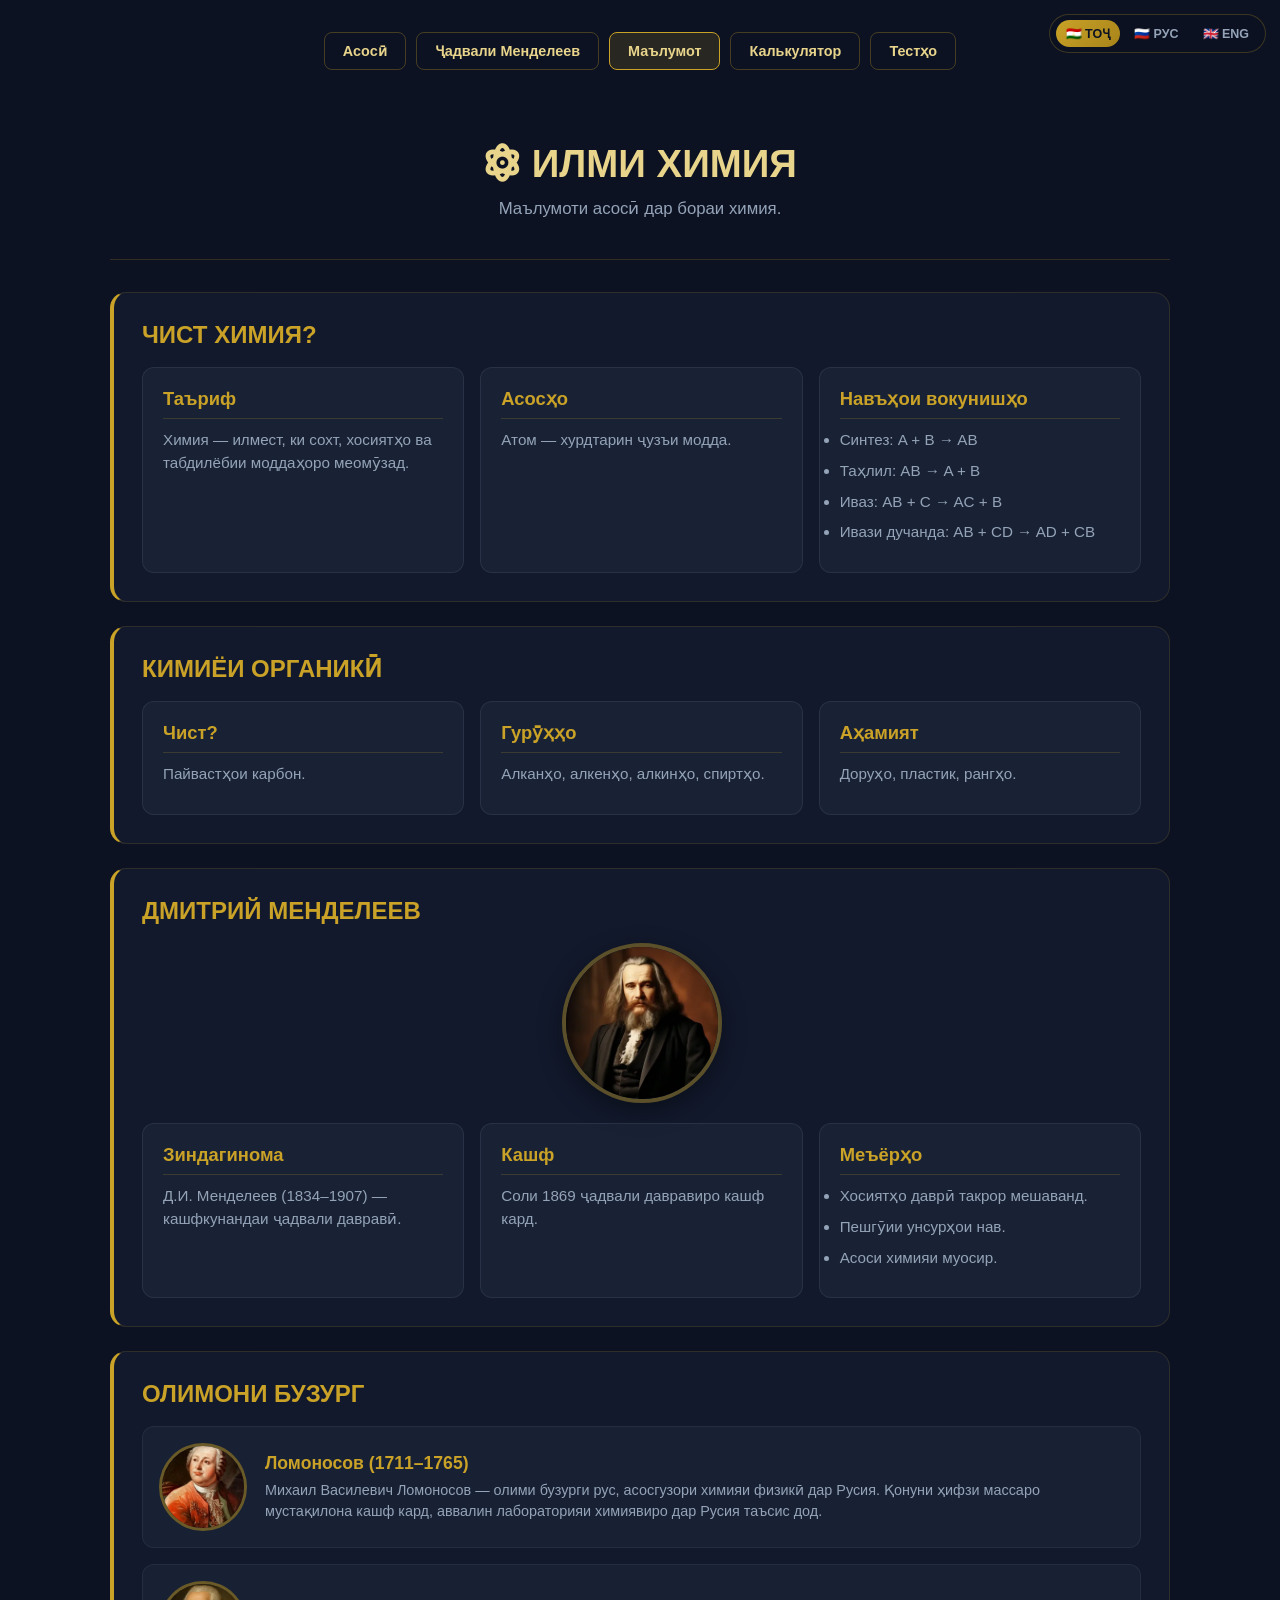
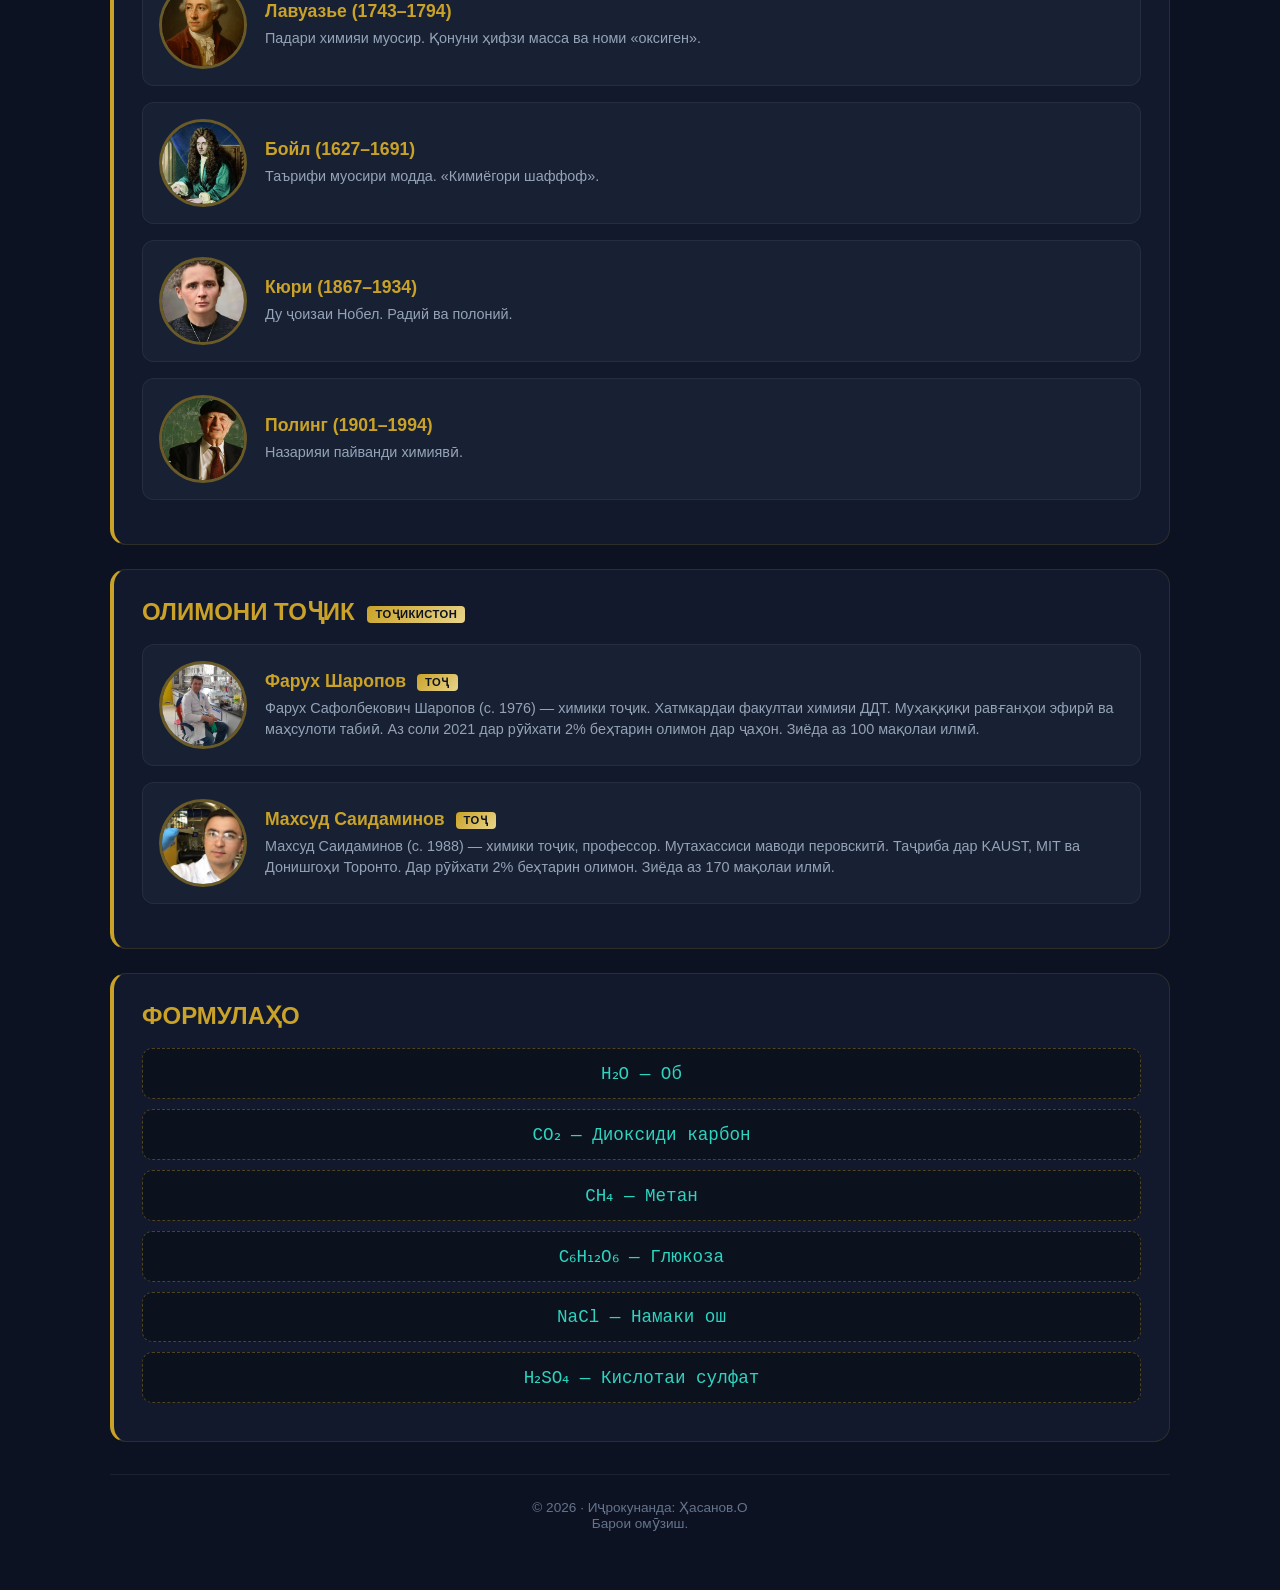
<file: photo2.html>
<!DOCTYPE html>
<html lang="tj">
<head>
<meta charset="UTF-8">
<meta name="viewport" content="width=device-width, initial-scale=1.0">
<title data-i18n="infoTitle">Химия - Маълумот</title>
<link rel="stylesheet" href="https://cdnjs.cloudflare.com/ajax/libs/font-awesome/6.4.0/css/all.min.css">
<style>
*{margin:0;padding:0;box-sizing:border-box;font-family:'Segoe UI',Tahoma,sans-serif}
body{background:#0c1222;color:#fff;padding:20px;min-height:100vh}
.container{max-width:1100px;margin:0 auto;padding:20px}
.top-nav{display:flex;flex-wrap:wrap;gap:10px;justify-content:center;margin-bottom:24px}
.top-nav a{color:#e8d48b;text-decoration:none;padding:10px 18px;border:1px solid rgba(201,162,39,0.3);border-radius:8px;font-weight:600;font-size:0.9rem;transition:all 0.2s}
.top-nav a:hover,.top-nav a.active{background:rgba(201,162,39,0.15);border-color:#c9a227}
.header{text-align:center;padding:40px 20px;margin-bottom:32px;border-bottom:1px solid rgba(201,162,39,0.2)}
.header h1{font-size:2.4rem;margin-bottom:12px;color:#e8d48b}
.header p{font-size:1.05rem;max-width:640px;margin:0 auto;color:#94a3b8}
.section{background:rgba(20,28,46,0.85);border-radius:16px;padding:28px;margin-bottom:24px;border:1px solid rgba(201,162,39,0.15);border-left:4px solid #c9a227}
.section h2{font-size:1.5rem;margin-bottom:18px;color:#c9a227}
.content{display:grid;grid-template-columns:repeat(auto-fit,minmax(260px,1fr));gap:16px}
.card{background:rgba(30,41,59,0.6);padding:20px;border-radius:12px;border:1px solid rgba(148,163,184,0.12)}
.card h3{color:#c9a227;font-size:1.15rem;margin-bottom:10px;padding-bottom:8px;border-bottom:1px solid rgba(201,162,39,0.2)}
.card p,.card li{font-size:0.95rem;color:#94a3b8;margin-bottom:8px;line-height:1.5}
.scientist{display:flex;align-items:center;gap:18px;margin-bottom:16px;padding:16px;background:rgba(30,41,59,0.5);border-radius:12px;border:1px solid rgba(148,163,184,0.1)}
.scientist img{width:88px;height:88px;min-width:88px;border-radius:50%;border:3px solid rgba(201,162,39,0.45);object-fit:cover;background:#1a1f29}
.scientist .av{width:88px;height:88px;min-width:88px;border-radius:50%;border:3px solid rgba(201,162,39,0.45);background:linear-gradient(145deg,rgba(201,162,39,0.25),rgba(30,41,59,0.9));display:flex;align-items:center;justify-content:center;color:#e8d48b;font-weight:700;font-size:1.35rem}
.scientist-info h4{font-size:1.1rem;color:#c9a227;margin-bottom:6px}
.scientist-info p{font-size:0.9rem;color:#94a3b8;line-height:1.45}
.badge-tj{display:inline-block;font-size:0.7rem;font-weight:700;letter-spacing:0.04em;color:#0c1222;background:linear-gradient(135deg,#c9a227,#e8d48b);padding:2px 8px;border-radius:4px;margin-left:6px;vertical-align:middle}
.mendeleev-photo{display:flex;justify-content:center;margin-bottom:20px}
.mendeleev-photo img{width:160px;height:160px;border-radius:50%;border:4px solid rgba(201,162,39,0.4);object-fit:cover;box-shadow:0 8px 24px rgba(0,0,0,0.4)}
.formula-box{background:rgba(0,0,0,0.3);padding:14px;border-radius:10px;margin:10px 0;border:1px dashed rgba(201,162,39,0.35);text-align:center;font-size:1.1rem;color:#2dd4bf;font-family:monospace}
.footer{text-align:center;padding:24px;color:#64748b;font-size:0.85rem;border-top:1px solid rgba(148,163,184,0.1);margin-top:32px}
@media(max-width:600px){
  .scientist{flex-direction:column;align-items:center;text-align:center}
  .scientist img,.scientist .av{width:100px;height:100px}
  .header h1{font-size:1.8rem}
  .mendeleev-photo img{width:120px;height:120px}
}
</style>
</head>
<body>
<div style="text-align:center;margin:12px 0" class="top-nav">
<a href="index.html">Асосӣ</a>
<a href="photo.html">Ҷадвали Менделеев</a>
<a href="photo2.html" class="active">Маълумот</a>
<a href="photo3.html">Калькулятор</a>
<a href="photo4.html">Тестҳо</a>
</div>
<div class="container">
<header class="header">
<h1><i class="fas fa-atom"></i> <span data-i18n="infoTitle">ИЛМИ ХИМИЯ</span></h1>
<p data-i18n="infoIntro">Дар ин саҳифа шумо ҳама маълумоти асосии химия, пайвастҳо, олимон ва таърихи ин илми ҷолибро хоҳед ёфт.</p>
</header>
<section class="section">
<h2 data-i18n="whatIsChem">ЧИСТ ХИМИЯ?</h2>
<div class="content">
<div class="card"><h3 data-i18n="defTitle">Таъриф</h3><p data-i18n="defText">Химия — илмест, ки сохт, хосиятҳо, табдилёбии моддаҳо ва энергияро дар раванди вокунишҳо меомӯзад.</p></div>
<div class="card"><h3 data-i18n="basicsTitle">Асосҳои химия</h3><p data-i18n="basicsText">Атом — хурдтарин ҷузъи модда. Атомҳо якҷоя шуда молекулаҳо ташкил медиҳанд. Намуна: H₂O.</p></div>
<div class="card"><h3 data-i18n="reactionsTitle">Навъҳои вокунишҳо</h3><ul><li data-i18n="reaction1">Синтез: A + B → AB</li><li data-i18n="reaction2">Таҳлил: AB → A + B</li><li data-i18n="reaction3">Иваз: AB + C → AC + B</li><li data-i18n="reaction4">Ивази дучанда: AB + CD → AD + CB</li></ul></div>
</div>
</section>
<section class="section">
<h2 data-i18n="organicTitle">КИМИЁИ ОРГАНИКӢ</h2>
<div class="content">
<div class="card"><h3 data-i18n="organicWhat">Чист?</h3><p data-i18n="organicText">Химияи органикӣ пайвастҳои карбонро меомӯзад. Карбон зиёда аз 10 миллион пайваст ташкил медиҳад.</p></div>
<div class="card"><h3 data-i18n="groupsTitle">Гурӯҳҳо</h3><p data-i18n="groupsText">Алканҳо (CH₄), Алкенҳо (C₂H₄), Алкинҳо (C₂H₂), Спиртҳо (C₂H₅OH).</p></div>
<div class="card"><h3 data-i18n="importanceTitle">Аҳамият</h3><p data-i18n="importanceText">Доруҳо, пластик, рангҳо — бе химияи органикӣ имконнопазир.</p></div>
</div>
</section>
<section class="section">
<h2 data-i18n="mendeleevTitle">ДМИТРИЙ МЕНДЕЛЕЕВ</h2>
<div class="mendeleev-photo">
<img src="foto/Dmitriy%20mendeleev.webp" alt="Дмитрий Менделеев" onerror="this.src='foto/%D0%94%D0%BC%D0%B8%D1%82%D1%80%D0%B8%D0%B9%20%D0%B2%D0%B0%D0%BD%20%D0%BC%D0%B5%D0%BD%D0%B4%D0%B5%D0%BB%D0%B5%D0%B5%D0%B2.webp'">
</div>
<div class="content">
<div class="card"><h3 data-i18n="bioTitle">Зиндагинома</h3><p data-i18n="bioText">Д.И. Менделеев (1834–1907) — химики рус, кашфкунандаи ҷадвали давравӣ.</p></div>
<div class="card"><h3 data-i18n="discoveryTitle">Кашф</h3><p data-i18n="discoveryText">Соли 1869 ӯ унсурҳоро аз рӯи вазни атомӣ тартиб дод ва хосиятҳои давриро кашф кард.</p></div>
<div class="card"><h3 data-i18n="criteriaTitle">Меъёрҳо</h3><ul><li data-i18n="criteria1">Хосиятҳо даврӣ такрор мешаванд.</li><li data-i18n="criteria2">Пешгӯии унсурҳои нав.</li><li data-i18n="criteria3">Асоси химияи муосир.</li></ul></div>
</div>
</section>
<section class="section">
<h2 data-i18n="scientistsTitle">ОЛИМОНИ БУЗУРГ</h2>
<div class="scientist">
<img src="foto/Lomonosov.jpg" alt="Михаил Ломоносов">
<div class="scientist-info"><h4>Ломоносов (1711–1765)</h4><p data-i18n="lomonosovBio">Михаил Василевич Ломоносов — олими бузурги рус, асосгузори химияи физикӣ дар Русия. Қонуни ҳифзи массаро мустақилона кашф кард, аввалин лабораторияи химиявиро дар Русия таъсис дод.</p></div>
</div>
<div class="scientist">
<img src="foto/%D0%90%D0%BD%D1%82%D1%83%D0%B0%D0%BD%20%D0%9B%D0%B0%D0%B2%D1%83%D0%B0%D0%B7%D1%8C%D0%B5.webp" alt="Антуан Лавуазье">
<div class="scientist-info"><h4>Лавуазье (1743–1794)</h4><p data-i18n="lavoisierBio">Падари химияи муосир. Қонуни ҳифзи масса ва номи «оксиген».</p></div>
</div>
<div class="scientist">
<img src="foto/%D0%A0%D0%BE%D0%B1%D0%B5%D1%80%D1%82%20%D0%91%D0%BE%D0%B9%D0%BB.webp" alt="Роберт Бойл">
<div class="scientist-info"><h4>Бойл (1627–1691)</h4><p data-i18n="boyleBio">Таърифи муосири модда. «Кимиёгори шаффоф».</p></div>
</div>
<div class="scientist">
<img src="foto/%D0%9C%D0%B0%D1%80%D0%B8%D1%8F%20%D0%9A%D1%8E%D1%80%D0%B8.webp" alt="Мария Кюри">
<div class="scientist-info"><h4>Кюри (1867–1934)</h4><p data-i18n="curieBio">Ду ҷоизаи Нобел. Радий ва полоний.</p></div>
</div>
<div class="scientist">
<img src="foto/%D0%9B%D0%B0%D0%B9%D0%BD%D1%83%D1%81%20%D0%9F%D0%BE%D0%BB%D0%B8%D0%BD%D0%B3.webp" alt="Лайнус Полинг">
<div class="scientist-info"><h4>Полинг (1901–1994)</h4><p data-i18n="paulingBio">Ду ҷоизаи Нобел. Назарияи пайванди химиявӣ.</p></div>
</div>
</section>
<section class="section">
<h2>ОЛИМОНИ ТОҶИК <span class="badge-tj">ТОҶИКИСТОН</span></h2>
<div class="scientist">
<img src="foto/photo_2026-09-14_15-24-32.jpg" alt="Фарух Шаропов" loading="lazy">
<div class="scientist-info">
<h4>Фарух Шаропов <span class="badge-tj">ТОҶ</span></h4>
<p data-i18n="sharopovBio">Фарух Сафолбекович Шаропов (с. 1976) — химики тоҷик, доктори илм. Хатмкардаи факултаи химияи ДДТ. Муҳаққиқи равғанҳои эфирӣ ва маҳсулоти табиӣ. Аз соли 2021 дар рӯйхати 2% беҳтарин олимон дар ҷаҳон (Stanford / Scopus). Зиёда аз 100 мақолаи илмӣ, h-индекс ≈ 40.</p>
</div>
</div>
<div class="scientist">
<img src="foto/photo_2026-09-14_15-24-37.jpg" alt="Махсуд Саидаминов" loading="lazy">
<div class="scientist-info">
<h4>Махсуд Саидаминов <span class="badge-tj">ТОҶ</span></h4>
<p data-i18n="saidaminovBio">Махсуд Саидаминов (с. 1988) — химики тоҷик, профессор. Мутахассиси маводи перовскитӣ ва технологияҳои стратегӣ. Кор дар KAUST, MIT, Донишгоҳи Торонто. Дар рӯйхати 2% беҳтарин олимон дар ҷаҳон. Зиёда аз 170 мақола, ҳазорҳо иқтибос, h-индекс ≈ 69.</p>
</div>
</div>
</section>
<section class="section">
<h2 data-i18n="formulasTitle">ФОРМУЛАҲОИ МУҲИМ</h2>
<div class="formula-box">H₂O — Об</div>
<div class="formula-box">CO₂ — Диоксиди карбон</div>
<div class="formula-box">CH₄ — Метан</div>
<div class="formula-box">C₆H₁₂O₆ — Глюкоза</div>
<div class="formula-box">NaCl — Намаки ош</div>
<div class="formula-box">H₂SO₄ — Кислотаи сулфат</div>
</section>
<footer class="footer"><p>© 2026 · Иҷрокунанда: Ҳасанов.О</p><p data-i18n="footerInfo">Ҳамаи маълумот барои омӯзиш аст.</p></footer>
</div>
<script src="js/i18n.js"></script>
<script src="js/site-runtime.js"></script>
</body>
</html>
</file>
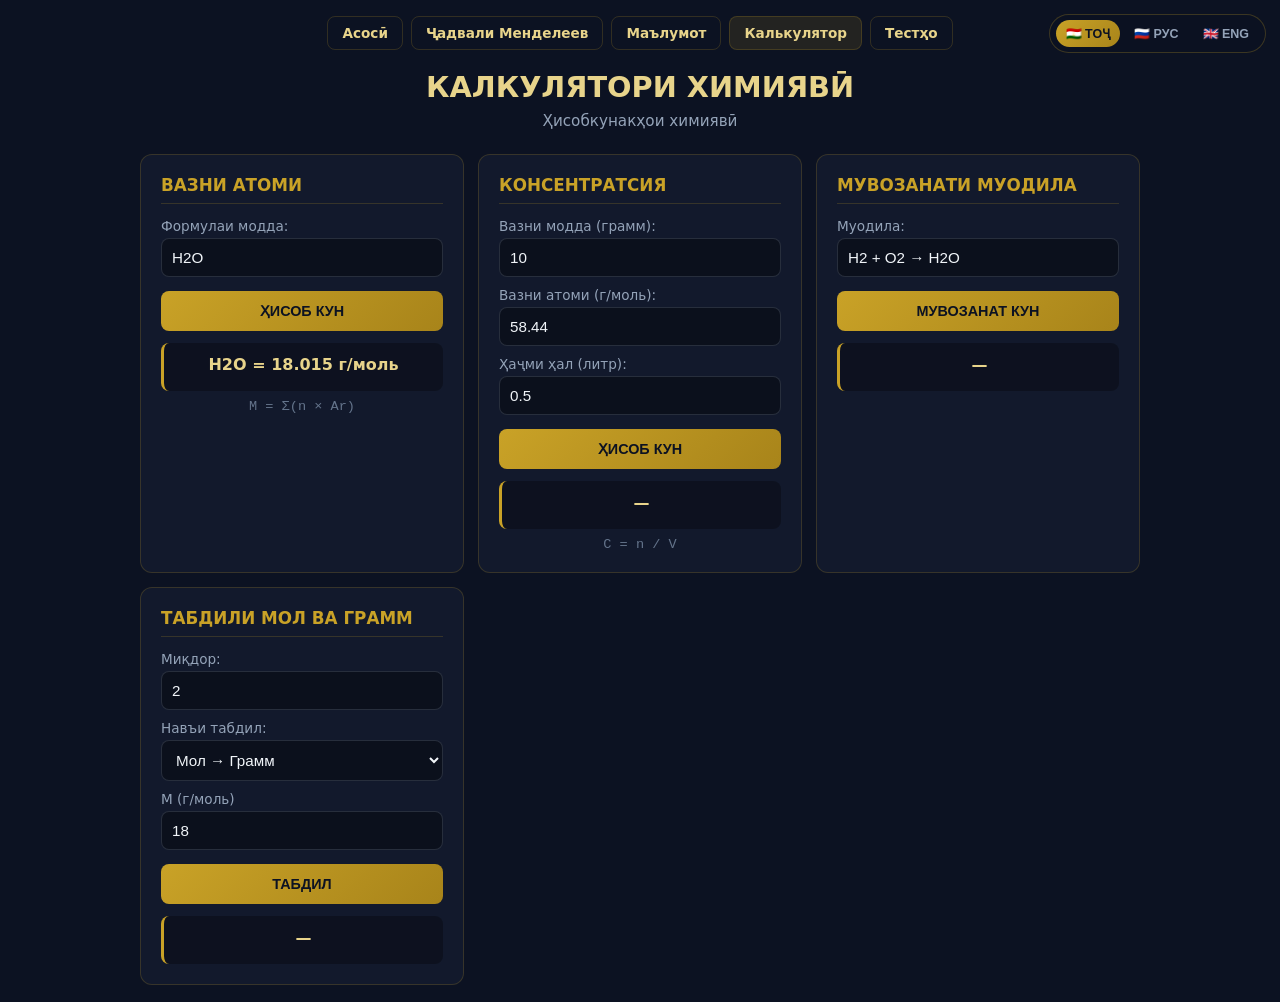
<file: photo3.html>
<!DOCTYPE html>
<html lang="tj">
<head>
<meta charset="UTF-8">
<meta name="viewport" content="width=device-width, initial-scale=1.0">
<title data-i18n="calcTitle">Калкулятори Химиявӣ</title>
<style>
:root{--bg:#0c1222;--gold:#c9a227;--gold-l:#e8d48b;--text:#f1f5f9;--muted:#94a3b8;--dim:#64748b;--surf:rgba(20,28,46,.85);--border:rgba(201,162,39,.2)}
*{margin:0;padding:0;box-sizing:border-box}
body{font-family:system-ui,sans-serif;background:var(--bg);color:var(--text);min-height:100vh;padding:16px}
.nav{display:flex;flex-wrap:wrap;gap:8px;justify-content:center;margin-bottom:20px}
.nav a{color:var(--gold-l);text-decoration:none;padding:8px 14px;border:1px solid var(--border);border-radius:8px;font-size:.85rem;font-weight:600}
.nav a:hover,.nav a.active{background:rgba(201,162,39,.12)}
.wrap{max-width:1000px;margin:0 auto}
h1{text-align:center;font-size:1.8rem;color:var(--gold-l);margin:16px 0 8px}
.sub{text-align:center;color:var(--muted);margin-bottom:24px;font-size:.95rem}
.grid{display:grid;grid-template-columns:repeat(auto-fit,minmax(260px,1fr));gap:14px}
.box{background:var(--surf);border:1px solid var(--border);border-radius:12px;padding:20px}
.box h2{color:var(--gold);font-size:1.05rem;margin-bottom:14px;padding-bottom:8px;border-bottom:1px solid var(--border)}
label{display:block;color:var(--muted);font-size:.85rem;margin-bottom:4px}
input,select{width:100%;padding:10px;margin-bottom:10px;border-radius:8px;border:1px solid rgba(148,163,184,.2);background:rgba(0,0,0,.35);color:var(--text);font-size:.95rem}
input:focus,select:focus{outline:none;border-color:var(--gold)}
.btn{display:block;width:100%;padding:12px;border:none;border-radius:8px;background:linear-gradient(135deg,#c9a227,#a8841a);color:#0c1222;font-weight:700;cursor:pointer;font-size:.9rem;margin-top:4px}
.btn:hover{opacity:.92}
.res{margin-top:12px;padding:12px;background:rgba(0,0,0,.3);border-left:3px solid var(--gold);border-radius:8px;color:var(--gold-l);font-weight:600;text-align:center;min-height:48px}
.formula{text-align:center;color:var(--dim);font-family:monospace;font-size:.85rem;margin-top:8px}
</style>
</head>
<body>
<div class="nav">
<a href="index.html">Асосӣ</a>
<a href="photo.html">Ҷадвали Менделеев</a>
<a href="photo2.html">Маълумот</a>
<a href="photo3.html" class="active">Калькулятор</a>
<a href="photo4.html">Тестҳо</a>
</div>
<div class="wrap">
<h1 data-i18n="calcTitle">КАЛКУЛЯТОРИ ХИМИЯВӢ</h1>
<p class="sub" data-i18n="calcSubtitle">Вазни молярӣ, концентрасия, мувозанат, табдили мол</p>
<div class="grid">
<div class="box">
<h2 data-i18n="molarTitle">ВАЗНИ АТОМИ</h2>
<label data-i18n="formulaLabel">Формула (H2O, NaCl…)</label>
<input id="formulaInput" value="H2O" placeholder="Fe2O3">
<button class="btn" onclick="calcMolar()" data-i18n="calcBtn">ҲИСОБ КУН</button>
<div class="res" id="molarResult">—</div>
<div class="formula">M = Σ(n × Ar)</div>
</div>
<div class="box">
<h2 data-i18n="concTitle">КОНСЕНТРАТСИЯ</h2>
<label data-i18n="massLabel">Вазн (г)</label>
<input type="number" id="massInput" value="10">
<label data-i18n="molarMassLabel">Вазни молярӣ (г/моль)</label>
<input type="number" id="molarInput" value="58.44">
<label data-i18n="volumeLabel">Ҳаҷм (л)</label>
<input type="number" id="volumeInput" value="0.5">
<button class="btn" onclick="calcConc()" data-i18n="calcBtn">ҲИСОБ КУН</button>
<div class="res" id="concResult">—</div>
<div class="formula">C = n / V</div>
</div>
<div class="box">
<h2 data-i18n="balanceTitle">МУВОЗАНАТ</h2>
<label data-i18n="equationLabel">Муодила</label>
<input id="eqInput" value="H2 + O2 → H2O">
<button class="btn" onclick="balance()" data-i18n="balanceBtn">МУВОЗАНАТ КУН</button>
<div class="res" id="balResult">—</div>
</div>
<div class="box">
<h2 data-i18n="convertTitle">МОЛ ↔ ГРАММ</h2>
<label data-i18n="amountLabel">Миқдор</label>
<input type="number" id="amtInput" value="2">
<label data-i18n="convertTypeLabel">Навъ</label>
<select id="convType"><option value="molToGram">Мол → Грамм</option><option value="gramToMol">Грамм → Мол</option></select>
<label>M (г/моль)</label>
<input type="number" id="convM" value="18">
<button class="btn" onclick="convert()" data-i18n="convertBtn">ТАБДИЛ</button>
<div class="res" id="convResult">—</div>
</div>
</div>
</div>
<script>
const masses={H:1.008,He:4.003,Li:6.94,C:12.011,N:14.007,O:15.999,F:18.998,Na:22.99,Mg:24.305,Al:26.982,Si:28.085,P:30.974,S:32.06,Cl:35.45,K:39.098,Ca:40.078,Fe:55.845,Cu:63.546,Zn:65.38,Ag:107.87};
function calcMolar(){
  const f=document.getElementById('formulaInput').value.trim();
  if(!f){document.getElementById('molarResult').textContent='Формуларо ворид кунед';return}
  let total=0,el='',num='';
  for(const ch of f){
    if(ch>='A'&&ch<='Z'){if(el){total+=(masses[el]||0)*(num?+num:1)}el=ch;num=''}
    else if(ch>='a'&&ch<='z')el+=ch;
    else if(ch>='0'&&ch<='9')num+=ch;
  }
  if(el)total+=(masses[el]||0)*(num?+num:1);
  document.getElementById('molarResult').innerHTML=total?f+' = <b>'+total.toFixed(3)+' г/моль</b>':'Формула нодуруст';
}
function calcConc(){
  const m=+document.getElementById('massInput').value,M=+document.getElementById('molarInput').value,V=+document.getElementById('volumeInput').value;
  if(!m||!M||!V){document.getElementById('concResult').textContent='Ҳама майдонҳоро пур кунед';return}
  document.getElementById('concResult').innerHTML='C = <b>'+(m/M/V).toFixed(4)+' моль/л</b>';
}
function balance(){
  const eq=document.getElementById('eqInput').value.trim().replace(/->/g,'→').replace(/\s+/g,' ');
  const map={
  'H2 + O2 → H2O':'2H₂ + O₂ → 2H₂O',
  'Fe + O2 → Fe2O3':'4Fe + 3O₂ → 2Fe₂O₃',
  'N2 + H2 → NH3':'N₂ + 3H₂ → 2NH₃',
  'CH4 + O2 → CO2 + H2O':'CH₄ + 2O₂ → CO₂ + 2H₂O',
  'C + O2 → CO2':'C + O₂ → CO₂',
  'H2 + Cl2 → HCl':'H₂ + Cl₂ → 2HCl',
  'Al + O2 → Al2O3':'4Al + 3O₂ → 2Al₂O₃',
  'Mg + O2 → MgO':'2Mg + O₂ → 2MgO',
  'Na + Cl2 → NaCl':'2Na + Cl₂ → 2NaCl',
  'K + H2O → KOH + H2':'2K + 2H₂O → 2KOH + H₂',
  'Na + H2O → NaOH + H2':'2Na + 2H₂O → 2NaOH + H₂',
  'Ca + H2O → Ca(OH)2 + H2':'Ca + 2H₂O → Ca(OH)₂ + H₂',
  'Zn + HCl → ZnCl2 + H2':'Zn + 2HCl → ZnCl₂ + H₂',
  'Fe + HCl → FeCl2 + H2':'Fe + 2HCl → FeCl₂ + H₂',
  'Al + HCl → AlCl3 + H2':'2Al + 6HCl → 2AlCl₃ + 3H₂',
  'CaCO3 → CaO + CO2':'CaCO₃ → CaO + CO₂',
  'H2O2 → H2O + O2':'2H₂O₂ → 2H₂O + O₂',
  'NH3 + O2 → NO + H2O':'4NH₃ + 5O₂ → 4NO + 6H₂O',
  'SO2 + O2 → SO3':'2SO₂ + O₂ → 2SO₃',
  'CO + O2 → CO2':'2CO + O₂ → 2CO₂',
  'C2H5OH + O2 → CO2 + H2O':'C₂H₅OH + 3O₂ → 2CO₂ + 3H₂O',
  'H2SO4 + NaOH → Na2SO4 + H2O':'H₂SO₄ + 2NaOH → Na₂SO₄ + 2H₂O',
  'HCl + NaOH → NaCl + H2O':'HCl + NaOH → NaCl + H₂O',
  'CaO + H2O → Ca(OH)2':'CaO + H₂O → Ca(OH)₂',
  'CO2 + H2O → H2CO3':'CO₂ + H₂O → H₂CO₃',
  'CuO + H2 → Cu + H2O':'CuO + H₂ → Cu + H₂O',
  'Fe2O3 + CO → Fe + CO2':'Fe₂O₃ + 3CO → 2Fe + 3CO₂',
  'Zn + H2SO4 → ZnSO4 + H2':'Zn + H₂SO₄ → ZnSO₄ + H₂',
  'Mg + H2SO4 → MgSO4 + H2':'Mg + H₂SO₄ → MgSO₄ + H₂',
  'Ca + O2 → CaO':'2Ca + O₂ → 2CaO',
  'S + O2 → SO2':'S + O₂ → SO₂',
  'P + O2 → P2O5':'4P + 5O₂ → 2P₂O₅',
  'Cu + O2 → CuO':'2Cu + O₂ → 2CuO',
  'AgNO3 + NaCl → AgCl + NaNO3':'AgNO₃ + NaCl → AgCl + NaNO₃',
  'BaCl2 + H2SO4 → BaSO4 + HCl':'BaCl₂ + H₂SO₄ → BaSO₄ + 2HCl',
  'Na2CO3 + HCl → NaCl + CO2 + H2O':'Na₂CO₃ + 2HCl → 2NaCl + CO₂ + H₂O',
  'CaCO3 + HCl → CaCl2 + CO2 + H2O':'CaCO₃ + 2HCl → CaCl₂ + CO₂ + H₂O',
  'NH4Cl → NH3 + HCl':'NH₄Cl → NH₃ + HCl',
  '2KClO3 → 2KCl + 3O2':'2KClO₃ → 2KCl + 3O₂',
  'CH4 + Cl2 → CH3Cl + HCl':'CH₄ + Cl₂ → CH₃Cl + HCl'
};
  document.getElementById('balResult').innerHTML=map[eq]?'<b>'+map[eq]+'</b>':'Ин муодила дар система нест. Санҷед: H2 + O2 → H2O';
}
function convert(){
  const a=+document.getElementById('amtInput').value,M=+document.getElementById('convM').value,t=document.getElementById('convType').value;
  if(!a||!M){document.getElementById('convResult').textContent='Маълумотро ворид кунед';return}
  document.getElementById('convResult').innerHTML=t==='molToGram'?a+' моль = <b>'+(a*M).toFixed(3)+' г</b>':a+' г = <b>'+(a/M).toFixed(4)+' моль</b>';
}
calcMolar();
</script>
<script src="js/i18n.js"></script>
<script src="js/site-runtime.js"></script>
</body>
</html>
</file>
